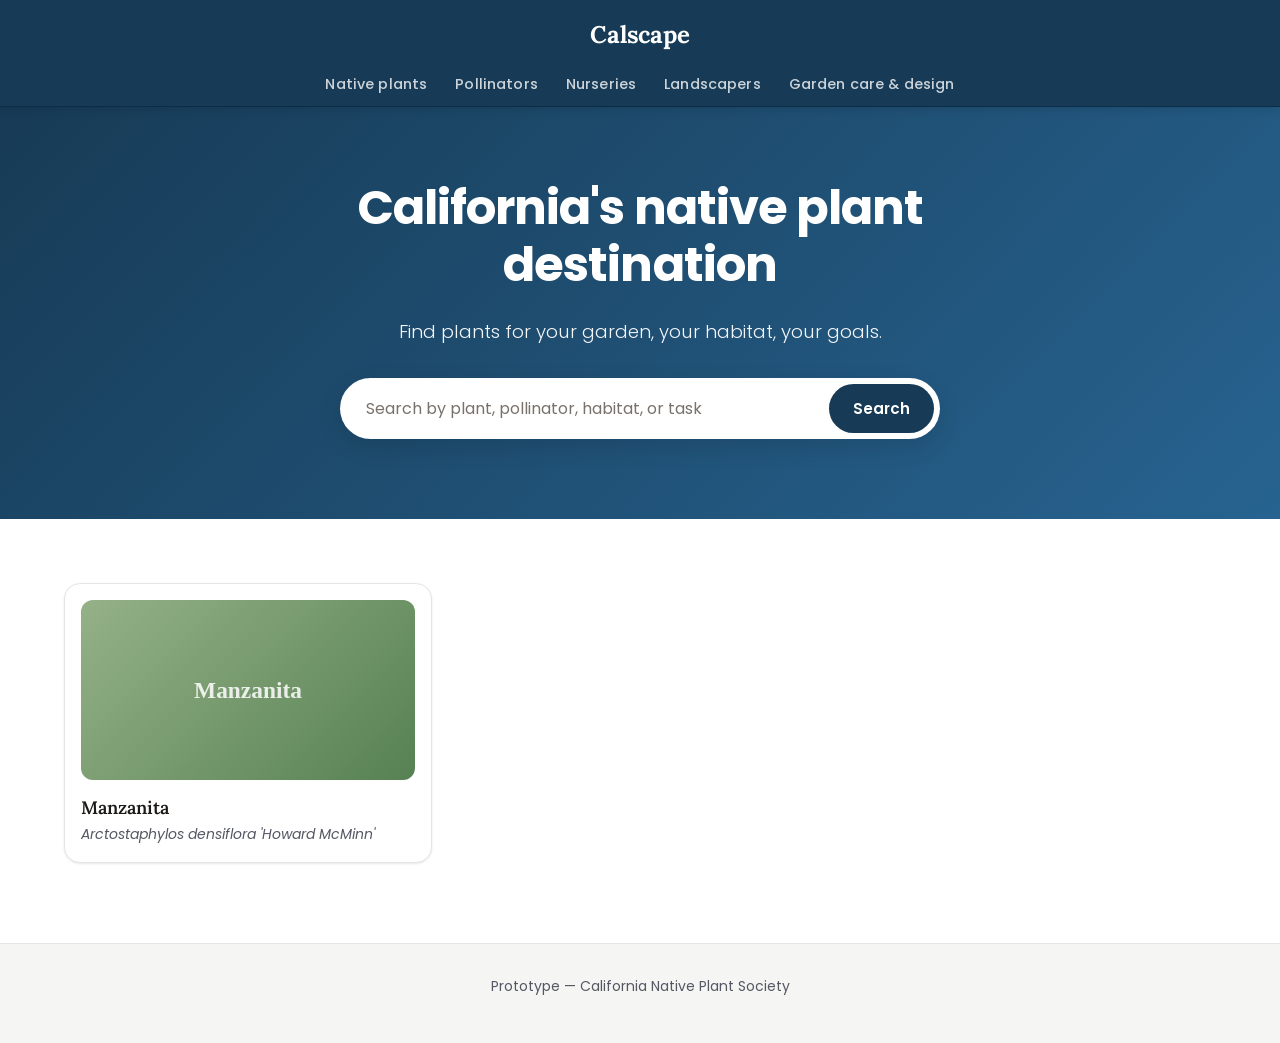
<file: index.html>
<!DOCTYPE html>
<html lang="en">
<head>
  <meta charset="UTF-8">
  <meta name="viewport" content="width=device-width, initial-scale=1.0">
  <title>Calscape — California Native Plants</title>
  <link rel="preconnect" href="https://fonts.googleapis.com">
  <link rel="preconnect" href="https://fonts.gstatic.com" crossorigin>
  <link rel="stylesheet" href="https://fonts.googleapis.com/css2?family=Lora:ital,wght@0,400;0,500;0,600;0,700;1,400&family=Poppins:wght@300;400;500;600;700&display=swap">
  <link rel="stylesheet" href="assets/css/base.css">
  <link rel="stylesheet" href="assets/css/layout.css">
</head>
<body>
  <header class="site-header">
    <a class="brand" href="index.html">Calscape</a>
    <nav class="site-nav" aria-label="Primary">
      <a href="index.html">Native plants</a>
      <a href="#">Pollinators</a>
      <a href="#">Nurseries</a>
      <a href="#">Landscapers</a>
      <a href="#">Garden care &amp; design</a>
    </nav>
  </header>

  <section class="hero">
    <div class="hero-inner">
      <h1>California's native plant destination</h1>
      <p class="hero-tagline">Find plants for your garden, your habitat, your goals.</p>
      <form class="hero-search" role="search" action="search.html" method="get">
        <input type="search" name="q" placeholder="Search by plant, pollinator, habitat, or task" autocomplete="off">
        <button type="submit">Search</button>
      </form>
    </div>
  </section>

  <section class="featured">
    <ul class="card-grid" id="featured-grid"></ul>
  </section>

  <footer class="site-footer">
    <p class="small muted">Prototype — California Native Plant Society</p>
  </footer>

  <script src="assets/js/plants-data.js"></script>
  <script>
    (function () {
      const featuredSlugs = ['manzanita'];
      const grid = document.getElementById('featured-grid');
      featuredSlugs.forEach(slug => {
        const p = window.PLANTS_DATA.find(x => x.slug === slug);
        if (!p) return;
        const li = document.createElement('li');
        li.className = 'plant-card';
        li.innerHTML = `
          <a href="plants/${p.slug}.html">
            <div class="plant-card-thumb" style="background-image:url('${p.thumb}')"></div>
            <div class="plant-card-name">${p.common_name}</div>
            <div class="plant-card-sci italic muted small">${p.scientific_name}</div>
          </a>
        `;
        grid.appendChild(li);
      });
    })();
  </script>
</body>
</html>
</file>
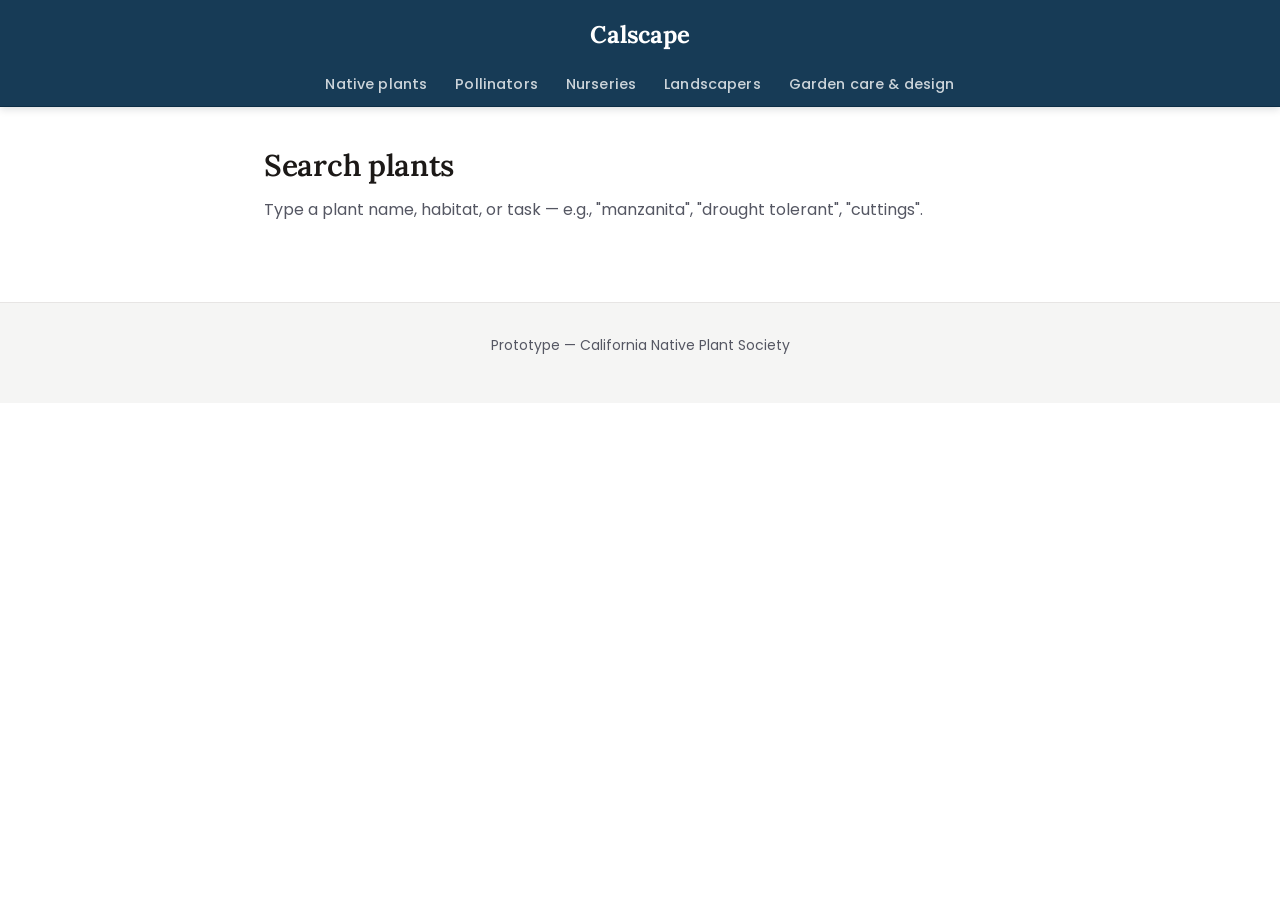
<file: search.html>
<!DOCTYPE html>
<html lang="en">
<head>
  <meta charset="UTF-8">
  <meta name="viewport" content="width=device-width, initial-scale=1.0">
  <title>Search · Calscape</title>
  <link rel="preconnect" href="https://fonts.googleapis.com">
  <link rel="preconnect" href="https://fonts.gstatic.com" crossorigin>
  <link rel="stylesheet" href="https://fonts.googleapis.com/css2?family=Lora:ital,wght@0,400;0,500;0,600;0,700;1,400&family=Poppins:wght@300;400;500;600;700&display=swap">
  <link rel="stylesheet" href="assets/css/base.css">
  <link rel="stylesheet" href="assets/css/layout.css">
</head>
<body>
  <header class="site-header">
    <a class="brand" href="index.html">Calscape</a>
    <nav class="site-nav" aria-label="Primary">
      <a href="index.html">Native plants</a>
      <a href="#">Pollinators</a>
      <a href="#">Nurseries</a>
      <a href="#">Landscapers</a>
      <a href="#">Garden care &amp; design</a>
    </nav>
  </header>

  <main class="search-page">
    <h1 id="search-heading">Search</h1>
    <p class="muted" id="search-meta"></p>

    <ul id="search-results" class="result-list"></ul>

    <div id="search-empty" class="empty-state" hidden>
      <p>No plants found. Try a different term or browse featured plants below.</p>
    </div>
  </main>

  <footer class="site-footer">
    <p class="small muted">Prototype — California Native Plant Society</p>
  </footer>

  <script src="assets/js/plants-data.js"></script>
  <script src="assets/js/search.js"></script>
  <script>
    (function () {
      const params = new URLSearchParams(window.location.search);
      const q = (params.get('q') || '').trim();
      const _inp = document.getElementById('search-input');
      if (_inp) _inp.value = q;
      document.getElementById('search-heading').textContent =
        q ? `Results for "${q}"` : 'Search plants';

      const results = Calscape.search.search(q, window.PLANTS_DATA);
      const meta = document.getElementById('search-meta');
      const list = document.getElementById('search-results');
      const empty = document.getElementById('search-empty');

      if (!q) {
        meta.textContent = 'Type a plant name, habitat, or task — e.g., "manzanita", "drought tolerant", "cuttings".';
        return;
      }

      meta.textContent = `${results.length} plant${results.length === 1 ? '' : 's'} match`;

      if (results.length === 0) {
        empty.hidden = false;
        return;
      }

      results.forEach(r => {
        const li = document.createElement('li');
        li.className = 'result-card';
        li.innerHTML = `
          <a class="result-link" href="${Calscape.search.resultUrl(r)}">
            <div class="result-thumb" style="background-image:url('${r.plant.thumb}')"></div>
            <div class="result-body">
              <div class="result-name">${Calscape.search.highlight(r.plant.common_name, q)}</div>
              <div class="result-sci italic muted small">${Calscape.search.highlight(r.plant.scientific_name, q)}</div>
              <div class="result-summary small">${Calscape.search.highlight(r.plant.summary, q)}</div>
            </div>
          </a>
        `;
        list.appendChild(li);
      });
    })();
  </script>
</body>
</html>
</file>
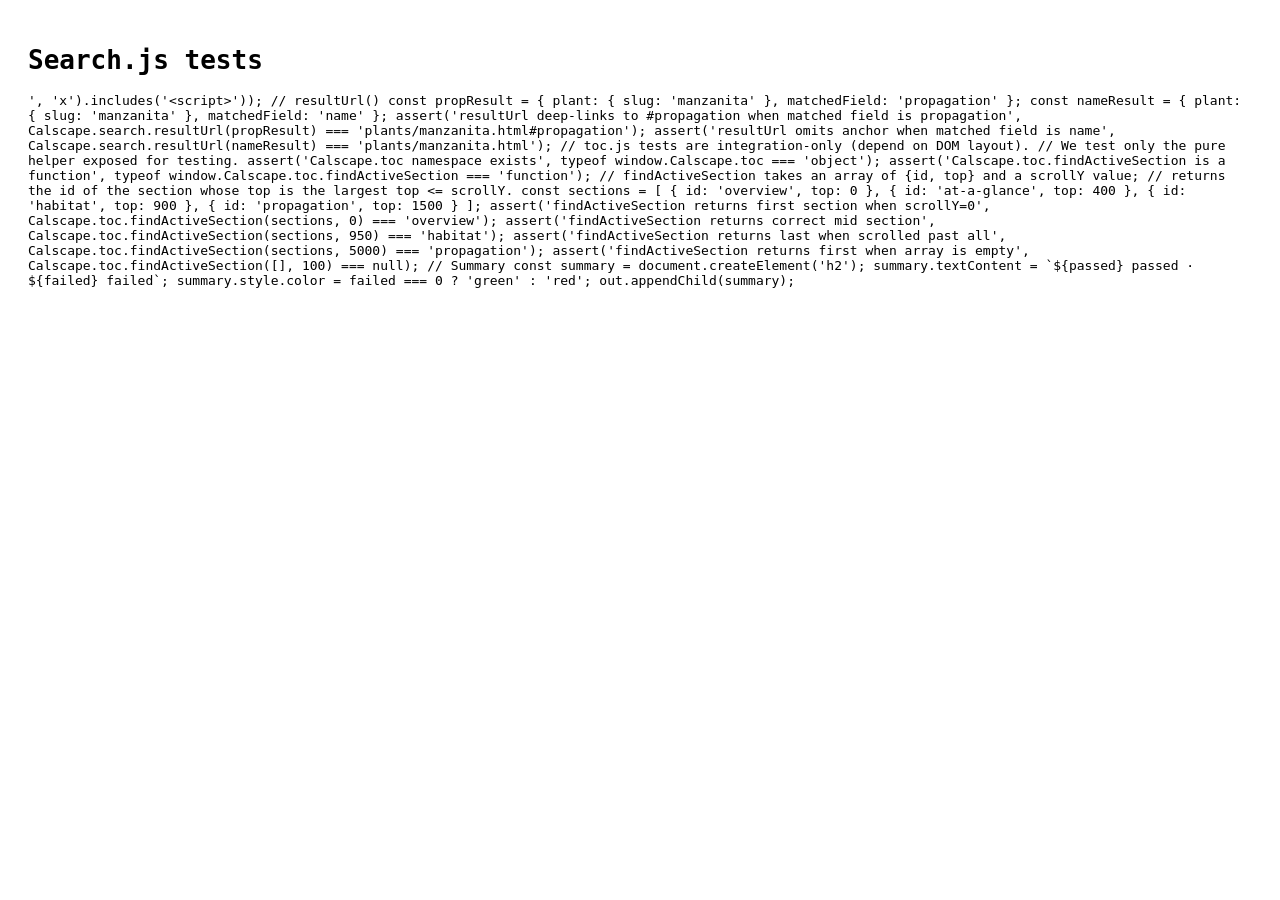
<file: assets/__tests__.html>
<!DOCTYPE html>
<html lang="en">
<head>
  <meta charset="UTF-8">
  <title>Calscape Prototype — Tests</title>
  <style>
    body { font-family: monospace; padding: 20px; }
    .pass { color: green; }
    .fail { color: red; font-weight: bold; }
    pre { background: #f4f4f4; padding: 10px; border-radius: 4px; }
  </style>
</head>
<body>
  <h1>Search.js tests</h1>
  <div id="results"></div>

  <script src="js/plants-data.js"></script>
  <script src="js/search.js"></script>
  <script src="js/toc.js"></script>
  <script>
    const out = document.getElementById('results');
    let passed = 0, failed = 0;

    function assert(name, condition, details) {
      const el = document.createElement('div');
      if (condition) {
        el.className = 'pass';
        el.textContent = '✓ ' + name;
        passed++;
      } else {
        el.className = 'fail';
        el.innerHTML = '✗ ' + name + (details ? '<pre>' + details + '</pre>' : '');
        failed++;
      }
      out.appendChild(el);
    }

    // --- TESTS ---

    assert('Calscape.search namespace exists',
      typeof window.Calscape === 'object' && typeof window.Calscape.search === 'object');

    assert('buildSearchString concatenates fields',
      typeof Calscape.search.buildSearchString === 'function');

    const sampleString = Calscape.search.buildSearchString(window.PLANTS_DATA[0]);
    assert('buildSearchString includes common_name',
      sampleString.toLowerCase().includes('manzanita'),
      'got: ' + sampleString);

    assert('buildSearchString includes propagation keyword',
      sampleString.toLowerCase().includes('cuttings'),
      'got: ' + sampleString);

    // score()
    const manzanita = window.PLANTS_DATA[0];
    const scoreNameMatch = Calscape.search.score('manzanita', manzanita);
    assert('score returns object with score and matchedField',
      typeof scoreNameMatch === 'object' && 'score' in scoreNameMatch && 'matchedField' in scoreNameMatch);

    assert('name match scores higher than keyword match',
      Calscape.search.score('manzanita', manzanita).score >
      Calscape.search.score('cuttings', manzanita).score);

    assert('propagation keyword match sets matchedField=propagation',
      Calscape.search.score('cuttings', manzanita).matchedField === 'propagation');

    assert('name match sets matchedField=name',
      Calscape.search.score('manzanita', manzanita).matchedField === 'name');

    assert('no match returns score 0',
      Calscape.search.score('zzzzz-no-match', manzanita).score === 0);

    // search()
    const results = Calscape.search.search('manzanita', window.PLANTS_DATA);
    assert('search returns array',
      Array.isArray(results));

    assert('search puts best match first',
      results[0].plant.slug === 'manzanita');

    assert('search returns at most 10 results',
      Calscape.search.search('e', window.PLANTS_DATA).length <= 10);

    assert('empty query returns empty array',
      Calscape.search.search('', window.PLANTS_DATA).length === 0);

    assert('search across propagation keywords finds plants',
      Calscape.search.search('division', window.PLANTS_DATA).length >= 2);

    // highlight()
    assert('highlight wraps matches in <mark>',
      Calscape.search.highlight('Manzanita propagation', 'propagation').includes('<mark>propagation</mark>'));

    assert('highlight is case-insensitive',
      Calscape.search.highlight('Manzanita propagation', 'MANZANITA').includes('<mark>Manzanita</mark>'));

    assert('highlight escapes HTML',
      Calscape.search.highlight('<script>x</script>', 'x').includes('&lt;script&gt;'));

    // resultUrl()
    const propResult = { plant: { slug: 'manzanita' }, matchedField: 'propagation' };
    const nameResult = { plant: { slug: 'manzanita' }, matchedField: 'name' };
    assert('resultUrl deep-links to #propagation when matched field is propagation',
      Calscape.search.resultUrl(propResult) === 'plants/manzanita.html#propagation');
    assert('resultUrl omits anchor when matched field is name',
      Calscape.search.resultUrl(nameResult) === 'plants/manzanita.html');

    // toc.js tests are integration-only (depend on DOM layout).
    // We test only the pure helper exposed for testing.
    assert('Calscape.toc namespace exists',
      typeof window.Calscape.toc === 'object');
    assert('Calscape.toc.findActiveSection is a function',
      typeof window.Calscape.toc.findActiveSection === 'function');

    // findActiveSection takes an array of {id, top} and a scrollY value;
    // returns the id of the section whose top is the largest top <= scrollY.
    const sections = [
      { id: 'overview', top: 0 },
      { id: 'at-a-glance', top: 400 },
      { id: 'habitat', top: 900 },
      { id: 'propagation', top: 1500 }
    ];
    assert('findActiveSection returns first section when scrollY=0',
      Calscape.toc.findActiveSection(sections, 0) === 'overview');
    assert('findActiveSection returns correct mid section',
      Calscape.toc.findActiveSection(sections, 950) === 'habitat');
    assert('findActiveSection returns last when scrolled past all',
      Calscape.toc.findActiveSection(sections, 5000) === 'propagation');
    assert('findActiveSection returns first when array is empty',
      Calscape.toc.findActiveSection([], 100) === null);

    // Summary
    const summary = document.createElement('h2');
    summary.textContent = `${passed} passed · ${failed} failed`;
    summary.style.color = failed === 0 ? 'green' : 'red';
    out.appendChild(summary);
  </script>
</body>
</html>
</file>
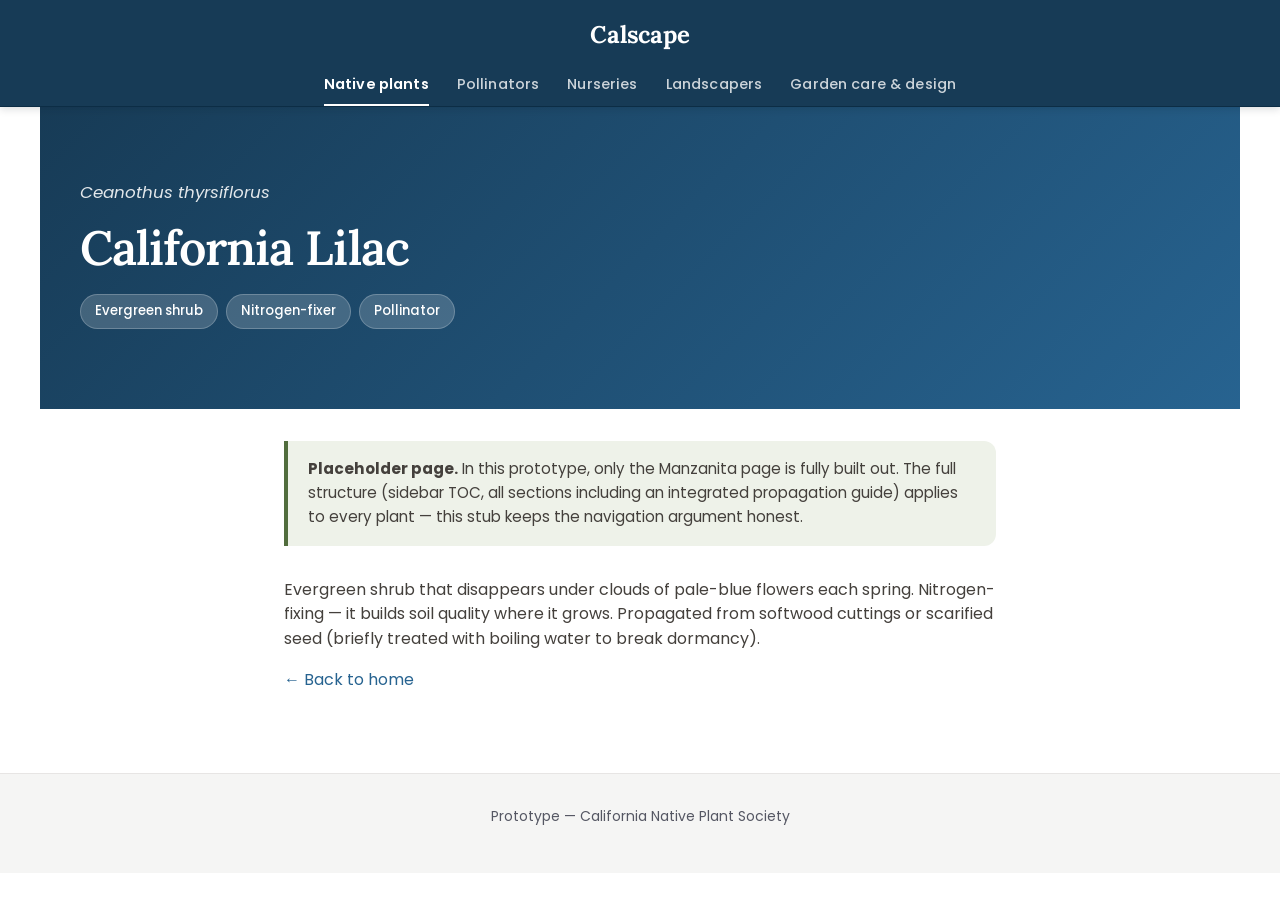
<file: plants/ceanothus.html>
<!DOCTYPE html>
<html lang="en">
<head>
  <meta charset="UTF-8">
  <meta name="viewport" content="width=device-width, initial-scale=1.0">
  <title>California Lilac · Calscape</title>
  <link rel="preconnect" href="https://fonts.googleapis.com">
  <link rel="preconnect" href="https://fonts.gstatic.com" crossorigin>
  <link rel="stylesheet" href="https://fonts.googleapis.com/css2?family=Lora:ital,wght@0,400;0,500;0,600;0,700;1,400&family=Poppins:wght@300;400;500;600;700&display=swap">
  <link rel="stylesheet" href="../assets/css/base.css">
  <link rel="stylesheet" href="../assets/css/layout.css">
</head>
<body>
  <header class="site-header">
    <a class="brand" href="../index.html">Calscape</a>
    <nav class="site-nav" aria-label="Primary">
      <a href="../index.html" class="active" aria-current="page">Native plants</a>
      <a href="#">Pollinators</a>
      <a href="#">Nurseries</a>
      <a href="#">Landscapers</a>
      <a href="#">Garden care &amp; design</a>
    </nav>
  </header>

  <article class="plant-page">
    <header class="plant-hero">
      <div>
        <div class="plant-hero-sci">Ceanothus thyrsiflorus</div>
        <h1 class="plant-hero-name">California Lilac</h1>
        <div class="plant-hero-pills">
          <span class="pill">Evergreen shrub</span>
          <span class="pill">Nitrogen-fixer</span>
          <span class="pill">Pollinator</span>
        </div>
      </div>
    </header>

    <div style="max-width:760px;margin:32px auto;padding:0 24px;">
      <div class="stub-notice">
        <strong>Placeholder page.</strong> In this prototype, only the Manzanita page is fully built out.
        The full structure (sidebar TOC, all sections including an integrated propagation guide)
        applies to every plant — this stub keeps the navigation argument honest.
      </div>
      <p>
Evergreen shrub that disappears under clouds of pale-blue flowers each spring. Nitrogen-fixing — it builds soil quality where it grows. Propagated from softwood cuttings or scarified seed (briefly treated with boiling water to break dormancy).
      </p>
      <p><a href="../index.html">← Back to home</a></p>
    </div>
  </article>

  <footer class="site-footer">
    <p class="small muted">Prototype — California Native Plant Society</p>
  </footer>

  <script src="../assets/js/plants-data.js"></script>
</body>
</html>
</file>
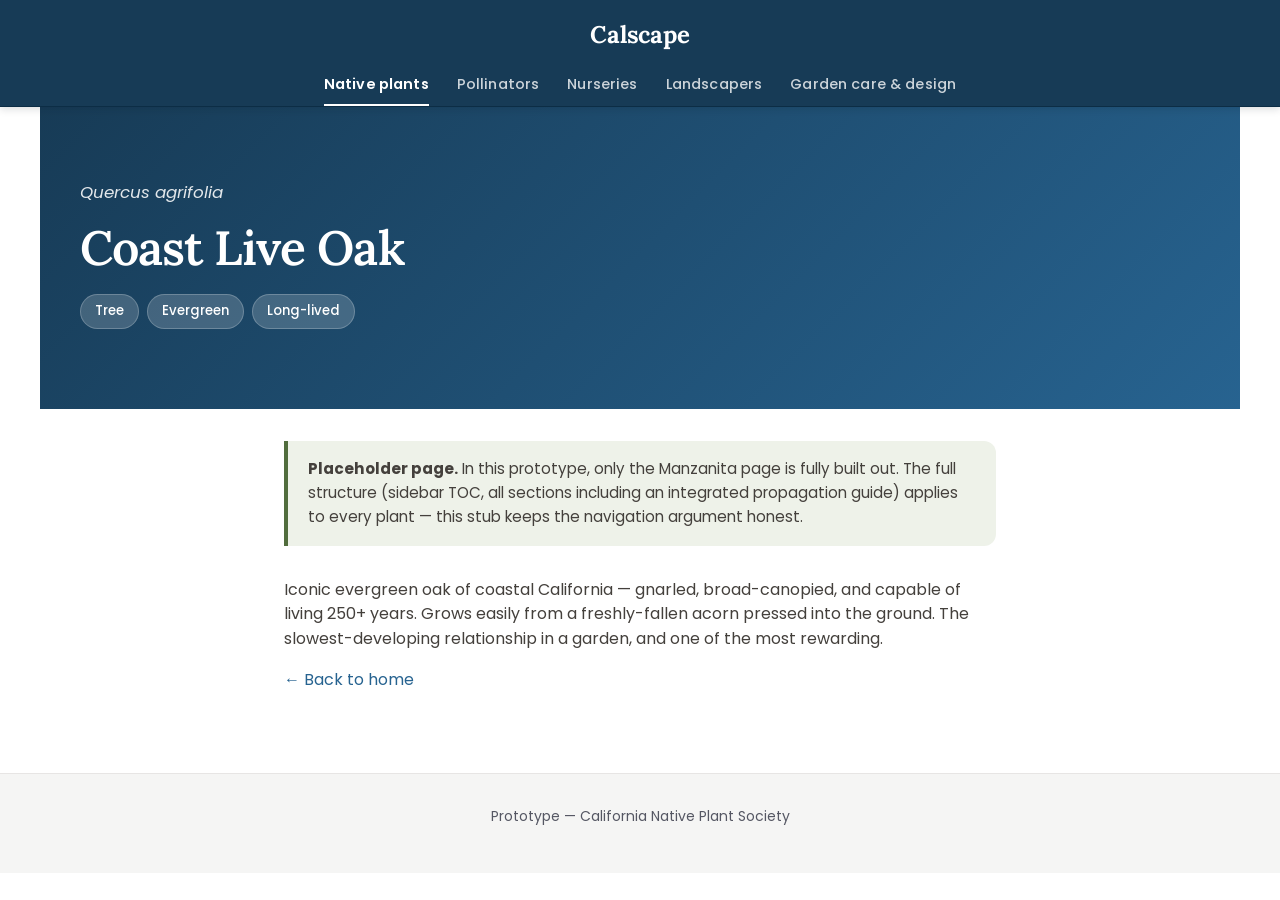
<file: plants/coast-live-oak.html>
<!DOCTYPE html>
<html lang="en">
<head>
  <meta charset="UTF-8">
  <meta name="viewport" content="width=device-width, initial-scale=1.0">
  <title>Coast Live Oak · Calscape</title>
  <link rel="preconnect" href="https://fonts.googleapis.com">
  <link rel="preconnect" href="https://fonts.gstatic.com" crossorigin>
  <link rel="stylesheet" href="https://fonts.googleapis.com/css2?family=Lora:ital,wght@0,400;0,500;0,600;0,700;1,400&family=Poppins:wght@300;400;500;600;700&display=swap">
  <link rel="stylesheet" href="../assets/css/base.css">
  <link rel="stylesheet" href="../assets/css/layout.css">
</head>
<body>
  <header class="site-header">
    <a class="brand" href="../index.html">Calscape</a>
    <nav class="site-nav" aria-label="Primary">
      <a href="../index.html" class="active" aria-current="page">Native plants</a>
      <a href="#">Pollinators</a>
      <a href="#">Nurseries</a>
      <a href="#">Landscapers</a>
      <a href="#">Garden care &amp; design</a>
    </nav>
  </header>

  <article class="plant-page">
    <header class="plant-hero">
      <div>
        <div class="plant-hero-sci">Quercus agrifolia</div>
        <h1 class="plant-hero-name">Coast Live Oak</h1>
        <div class="plant-hero-pills">
          <span class="pill">Tree</span>
          <span class="pill">Evergreen</span>
          <span class="pill">Long-lived</span>
        </div>
      </div>
    </header>

    <div style="max-width:760px;margin:32px auto;padding:0 24px;">
      <div class="stub-notice">
        <strong>Placeholder page.</strong> In this prototype, only the Manzanita page is fully built out.
        The full structure (sidebar TOC, all sections including an integrated propagation guide)
        applies to every plant — this stub keeps the navigation argument honest.
      </div>
      <p>
Iconic evergreen oak of coastal California — gnarled, broad-canopied, and capable of living 250+ years. Grows easily from a freshly-fallen acorn pressed into the ground. The slowest-developing relationship in a garden, and one of the most rewarding.
      </p>
      <p><a href="../index.html">← Back to home</a></p>
    </div>
  </article>

  <footer class="site-footer">
    <p class="small muted">Prototype — California Native Plant Society</p>
  </footer>

  <script src="../assets/js/plants-data.js"></script>
</body>
</html>
</file>
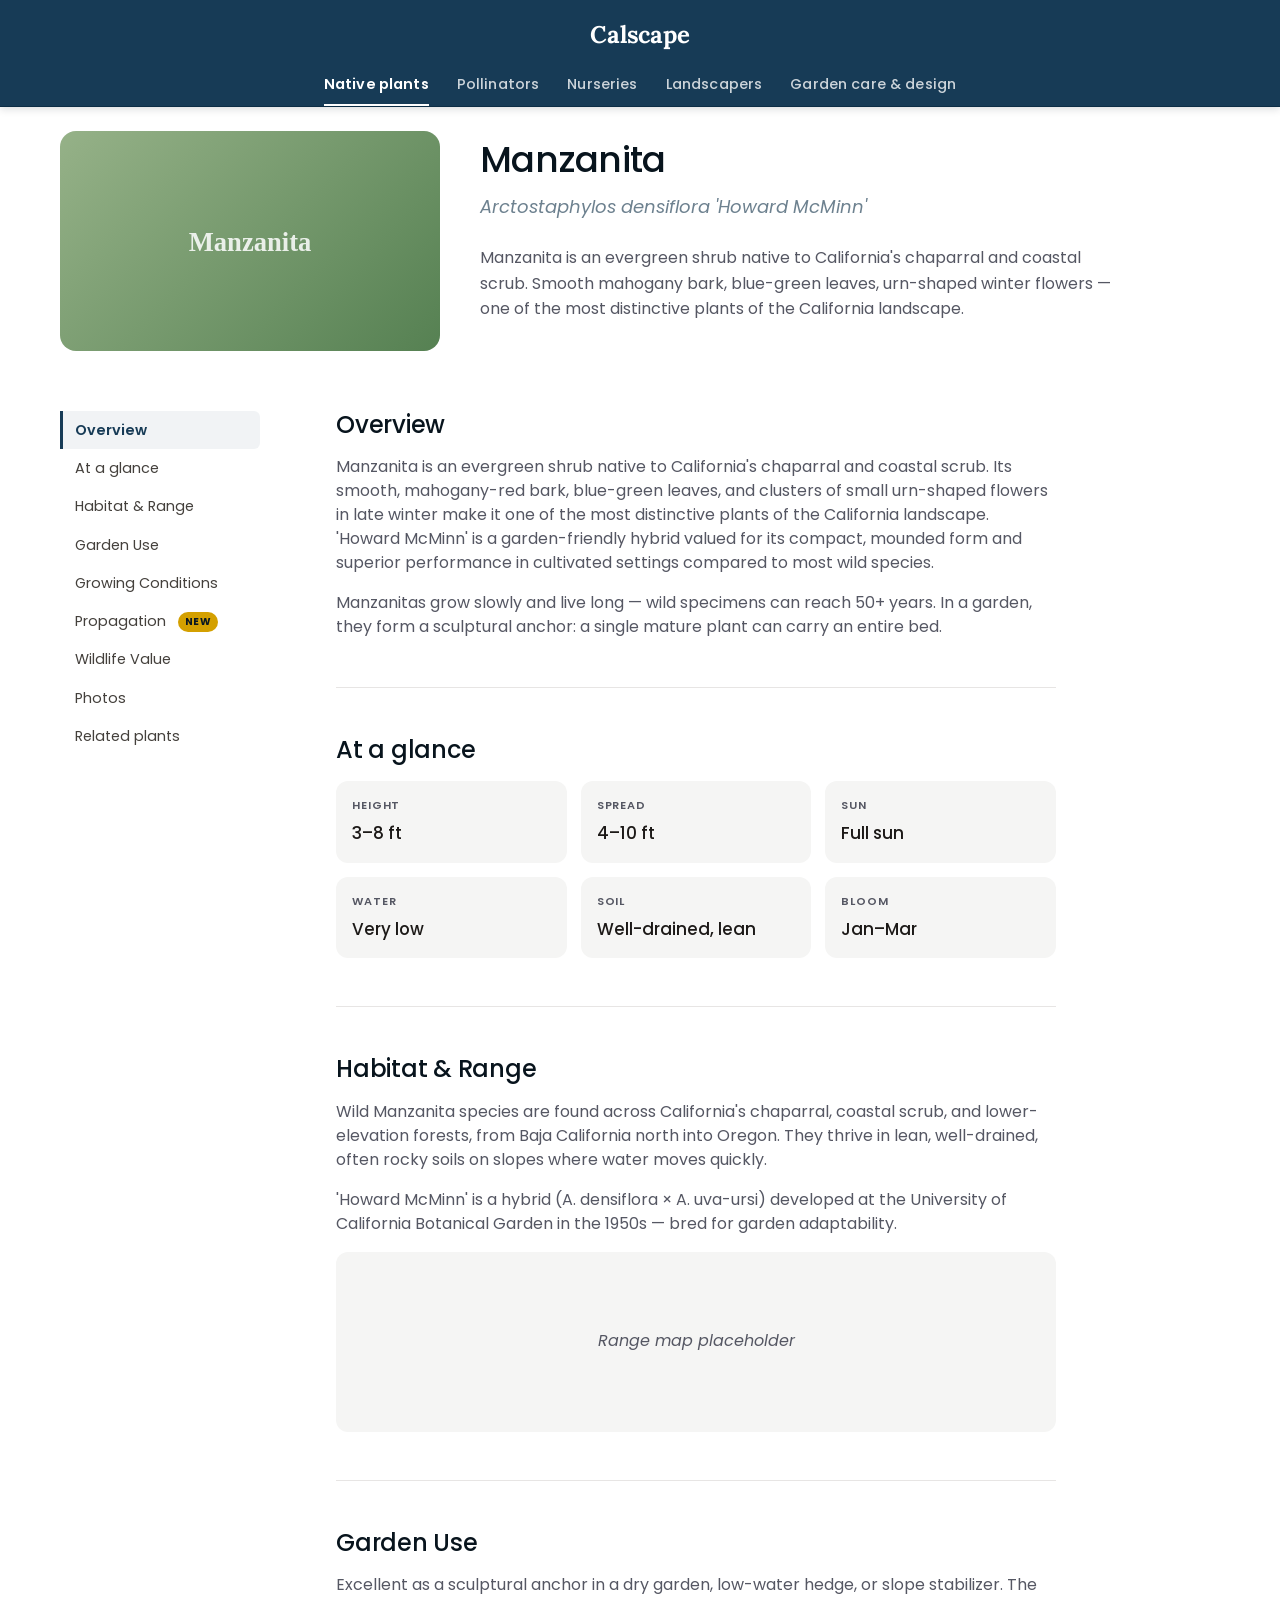
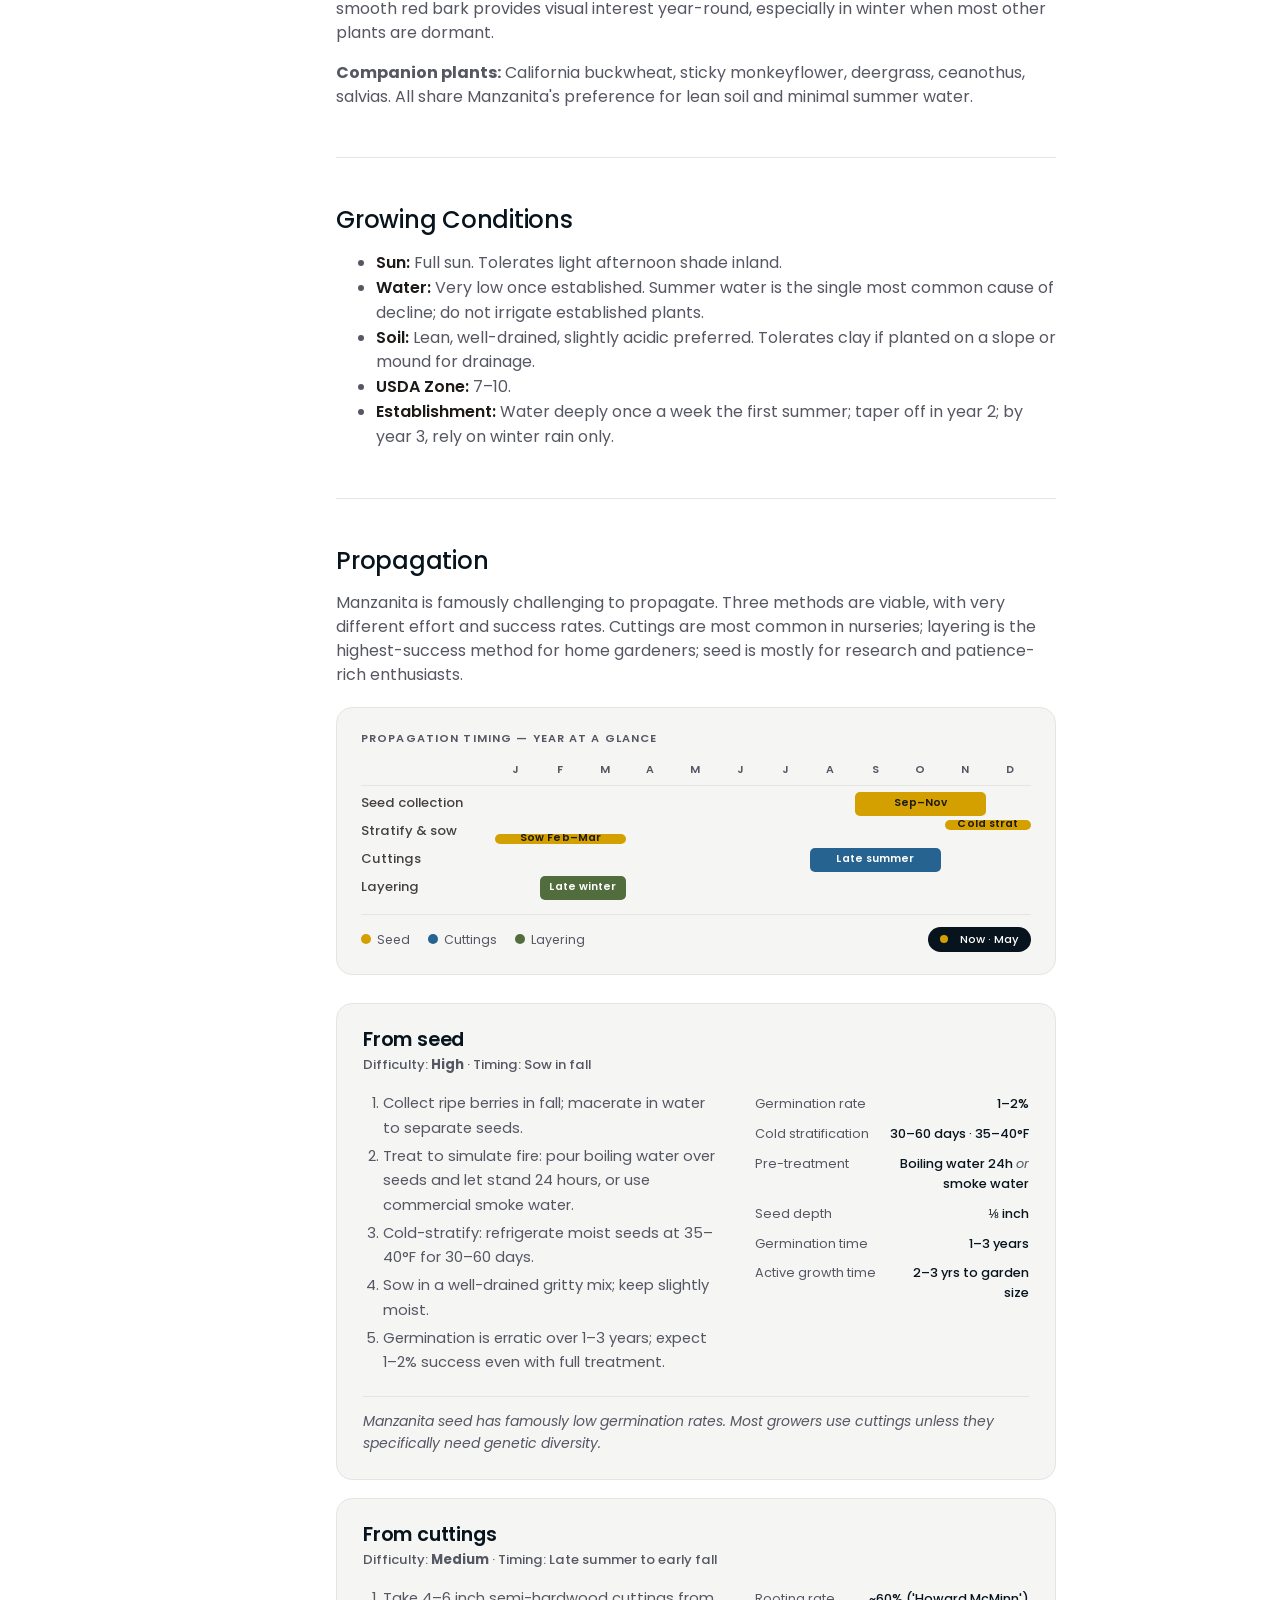
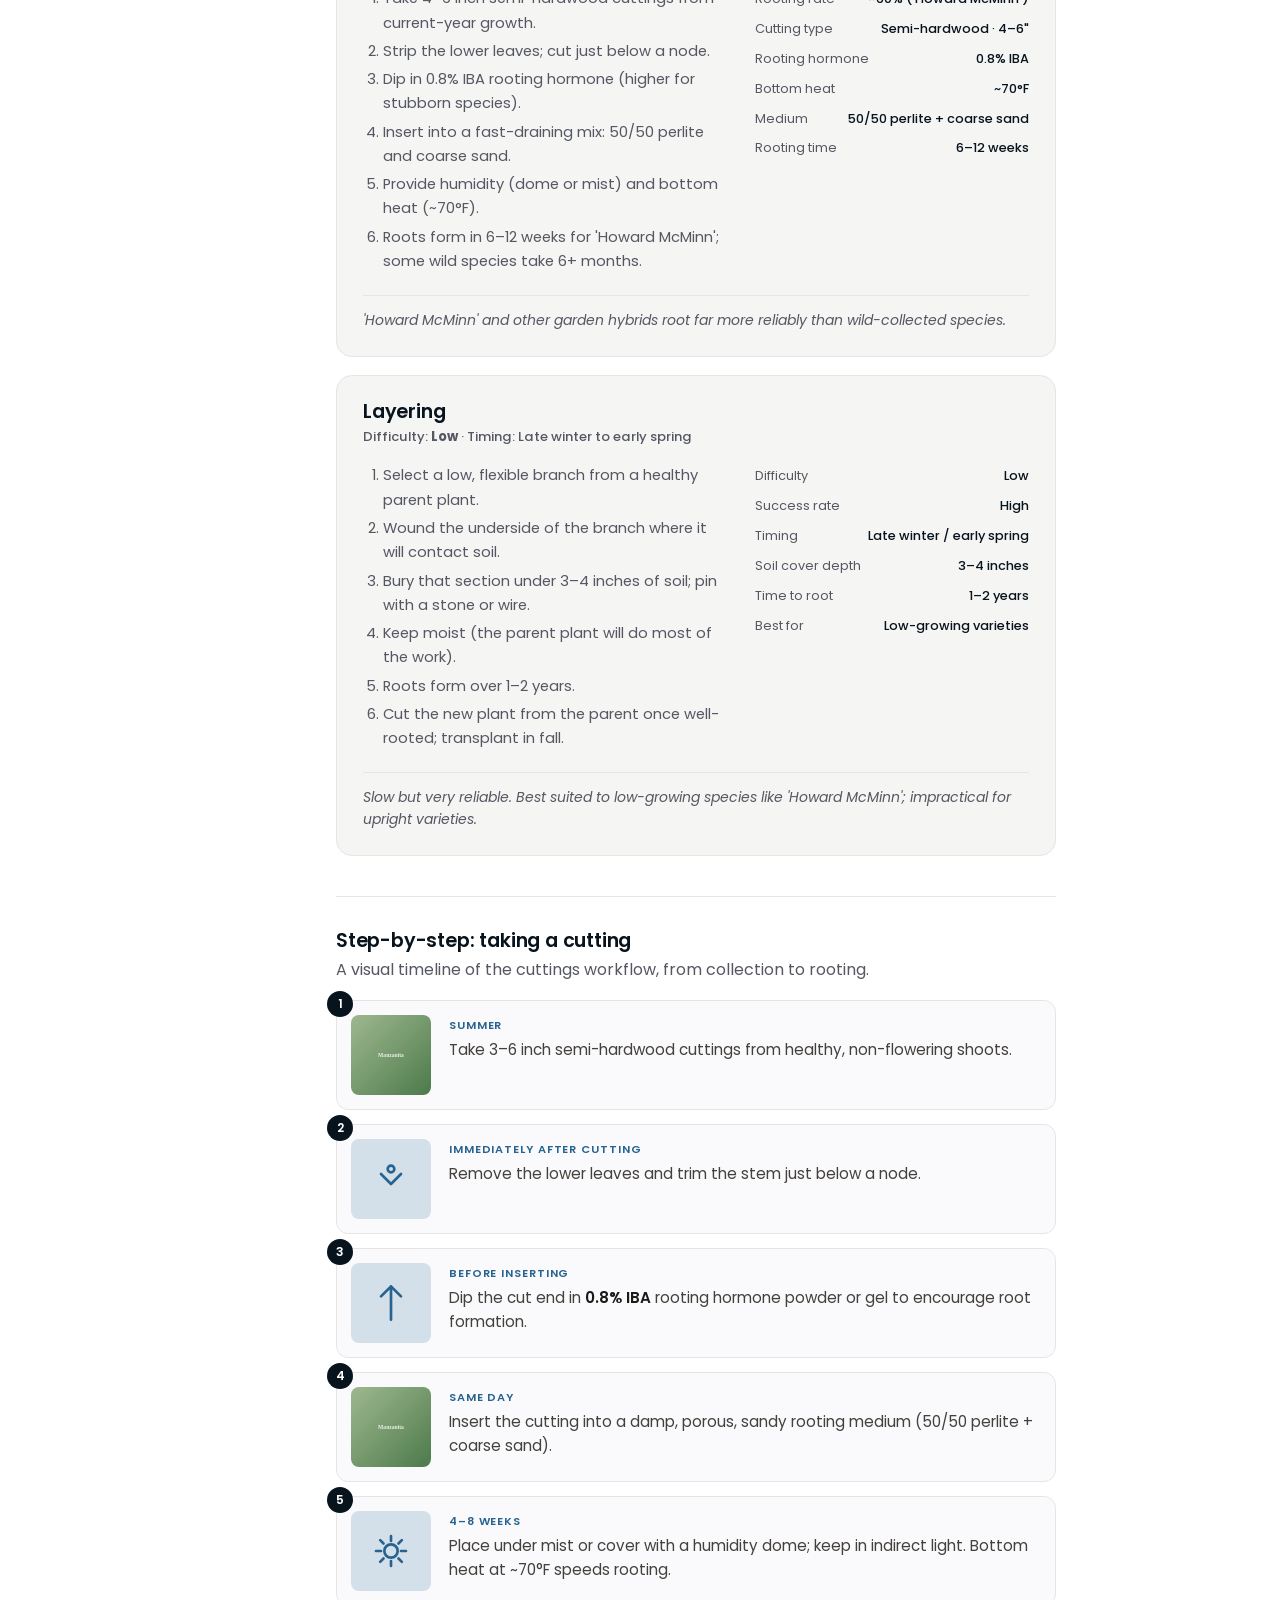
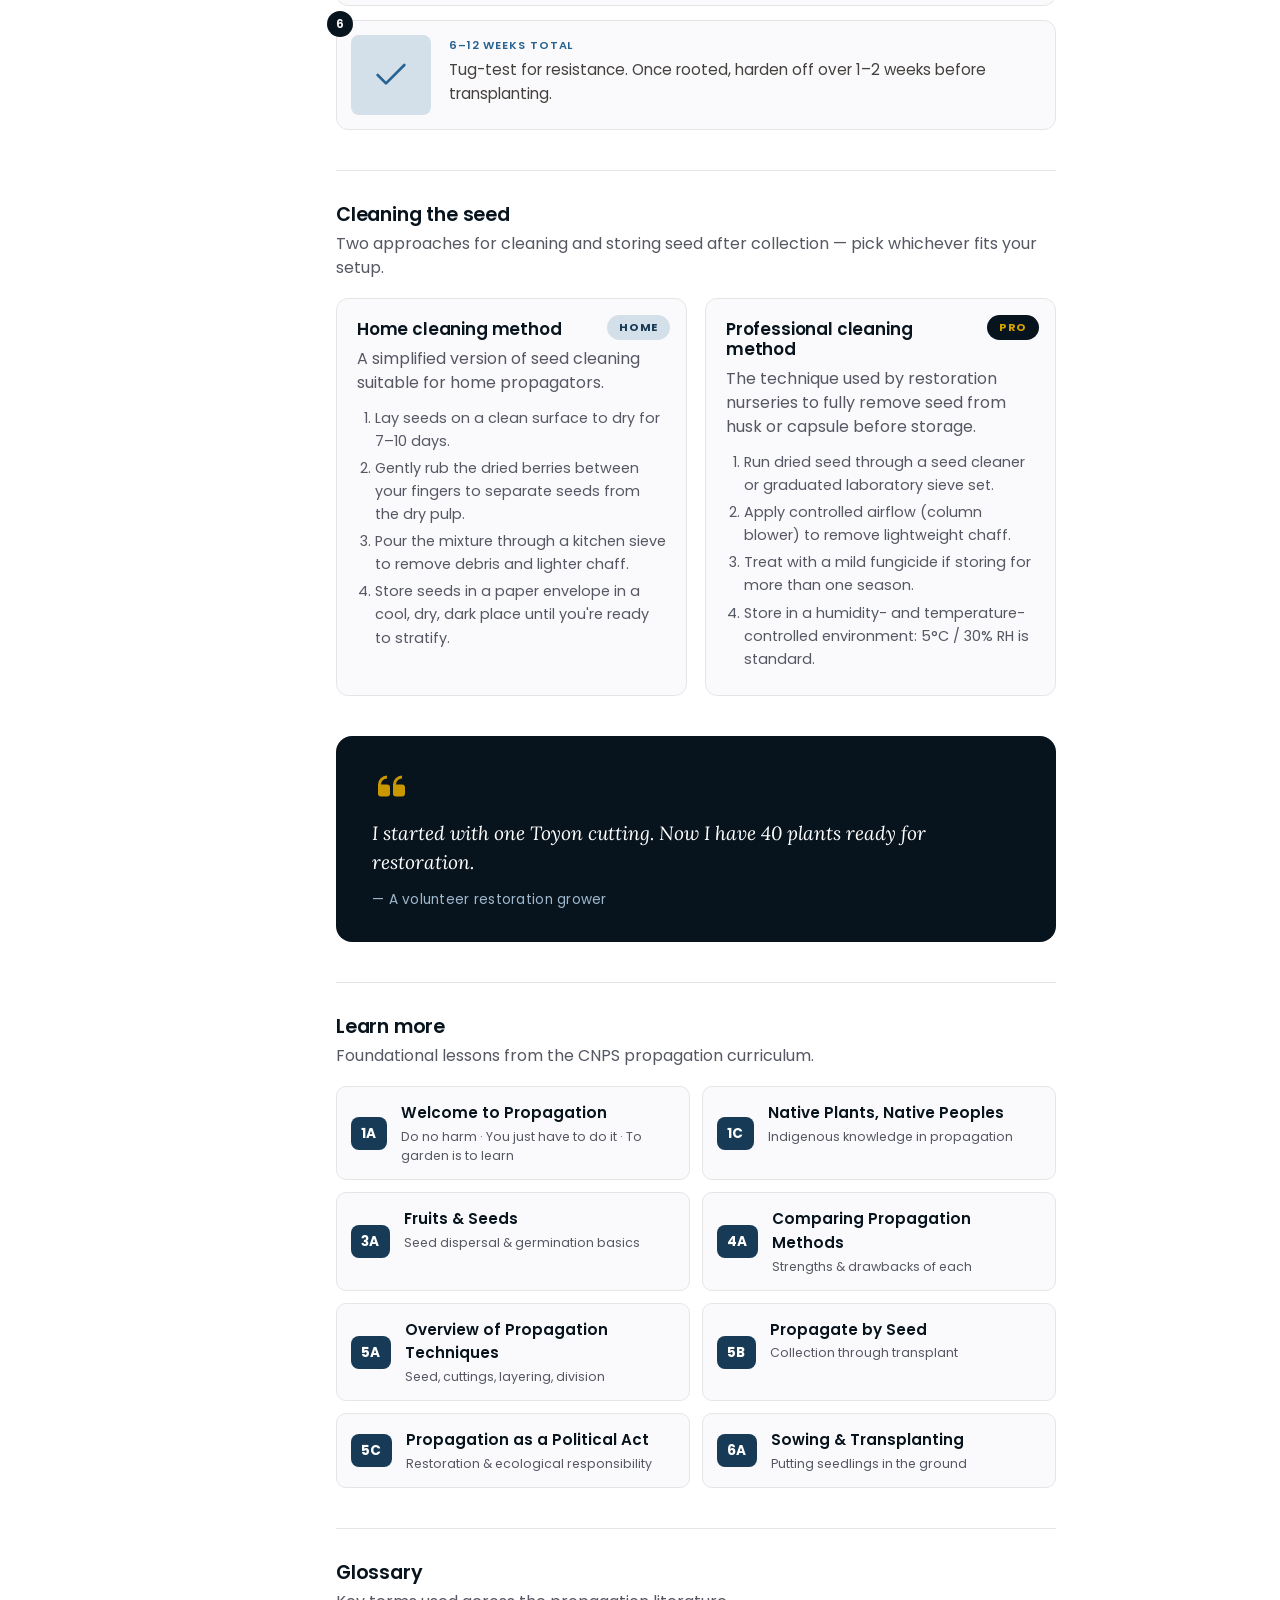
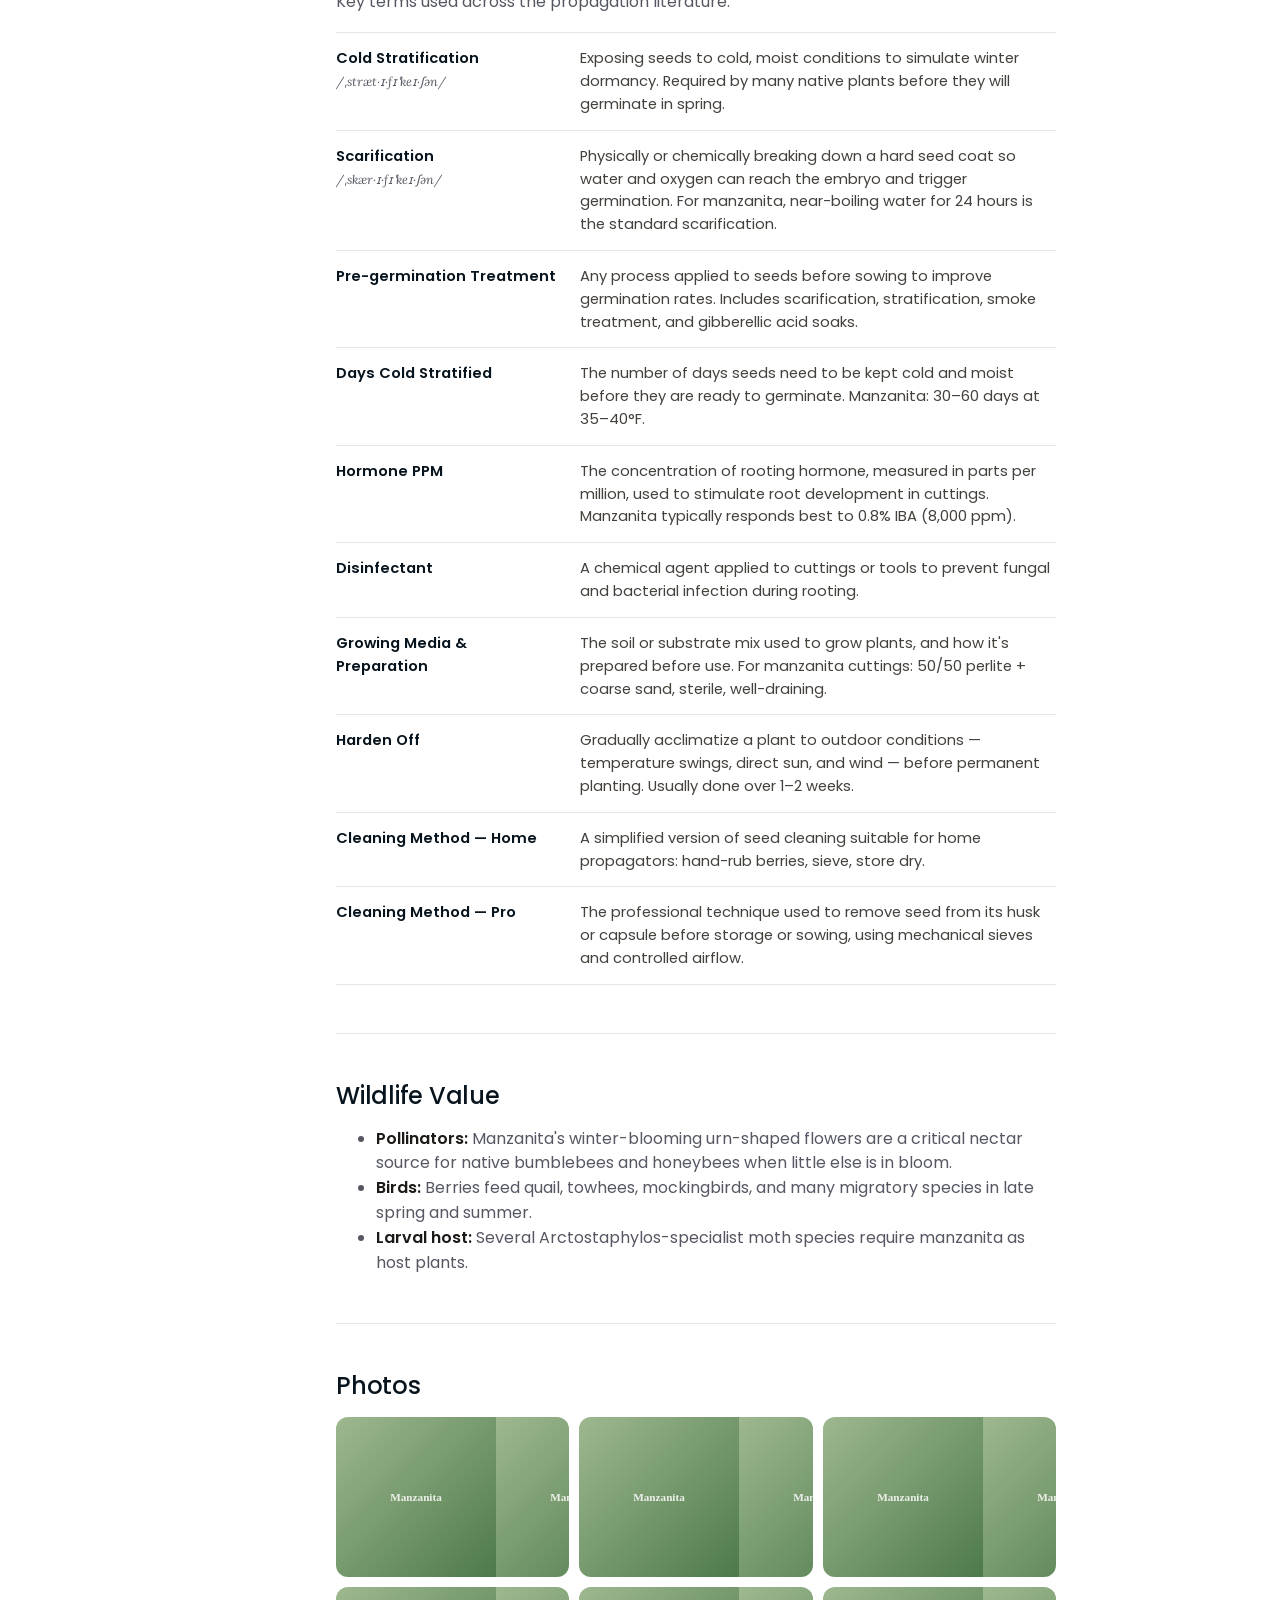
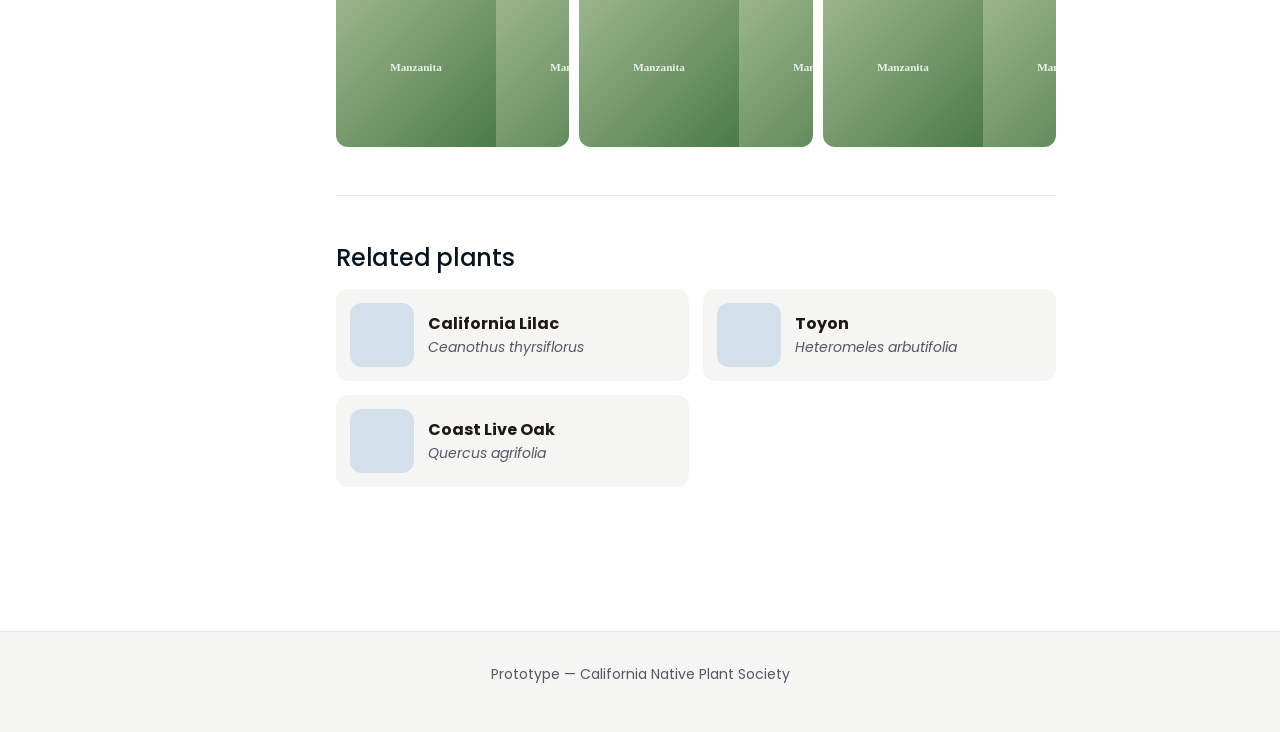
<file: plants/manzanita.html>
<!DOCTYPE html>
<html lang="en">
<head>
  <meta charset="UTF-8">
  <meta name="viewport" content="width=device-width, initial-scale=1.0">
  <title>Manzanita · Calscape</title>
  <link rel="preconnect" href="https://fonts.googleapis.com">
  <link rel="preconnect" href="https://fonts.gstatic.com" crossorigin>
  <link rel="stylesheet" href="https://fonts.googleapis.com/css2?family=Lora:ital,wght@0,400;0,500;0,600;0,700;1,400&family=Poppins:wght@300;400;500;600;700&display=swap">
  <link rel="stylesheet" href="../assets/css/base.css">
  <link rel="stylesheet" href="../assets/css/layout.css">
</head>
<body>
  <header class="site-header">
    <a class="brand" href="../index.html">Calscape</a>
    <nav class="site-nav" aria-label="Primary">
      <a href="../index.html" class="active" aria-current="page">Native plants</a>
      <a href="#">Pollinators</a>
      <a href="#">Nurseries</a>
      <a href="#">Landscapers</a>
      <a href="#">Garden care &amp; design</a>
    </nav>
  </header>

  <article class="plant-page">

    <section class="plant-top">
      <div class="plant-top-photo" style="background-image:url('../assets/img/thumbs/manzanita.svg')"></div>
      <div class="plant-top-info">
        <h1 class="plant-top-name">Manzanita</h1>
        <div class="plant-top-sci">Arctostaphylos densiflora 'Howard McMinn'</div>
        <p class="plant-top-intro">
          Manzanita is an evergreen shrub native to California's chaparral and coastal scrub.
          Smooth mahogany bark, blue-green leaves, urn-shaped winter flowers — one of the most
          distinctive plants of the California landscape.
        </p>
      </div>
    </section>

    <div class="plant-body">
      <aside class="plant-toc" id="plant-toc">
        <ul>
          <li><a href="#overview" class="active">Overview</a></li>
          <li><a href="#at-a-glance">At a glance</a></li>
          <li><a href="#habitat">Habitat &amp; Range</a></li>
          <li><a href="#garden-use">Garden Use</a></li>
          <li><a href="#growing">Growing Conditions</a></li>
          <li><a href="#propagation">Propagation <span class="toc-new-tag">New</span></a></li>
          <li><a href="#wildlife">Wildlife Value</a></li>
          <li><a href="#photos">Photos</a></li>
          <li><a href="#related">Related plants</a></li>
        </ul>
      </aside>

      <div class="plant-content">

        <details class="mobile-toc">
          <summary>On this page</summary>
          <ul>
            <li><a href="#overview">Overview</a></li>
            <li><a href="#at-a-glance">At a glance</a></li>
            <li><a href="#habitat">Habitat &amp; Range</a></li>
            <li><a href="#garden-use">Garden Use</a></li>
            <li><a href="#growing">Growing Conditions</a></li>
            <li><a href="#propagation">Propagation <span class="toc-new-tag">New</span></a></li>
            <li><a href="#wildlife">Wildlife Value</a></li>
            <li><a href="#photos">Photos</a></li>
            <li><a href="#related">Related plants</a></li>
          </ul>
        </details>

        <section id="overview">
          <h2>Overview</h2>
          <p>
            Manzanita is an evergreen shrub native to California's chaparral and coastal scrub.
            Its smooth, mahogany-red bark, blue-green leaves, and clusters of small urn-shaped flowers
            in late winter make it one of the most distinctive plants of the California landscape.
            'Howard McMinn' is a garden-friendly hybrid valued for its compact, mounded form and
            superior performance in cultivated settings compared to most wild species.
          </p>
          <p>
            Manzanitas grow slowly and live long — wild specimens can reach 50+ years.
            In a garden, they form a sculptural anchor: a single mature plant can carry an entire bed.
          </p>
        </section>

        <section id="at-a-glance">
          <h2>At a glance</h2>
          <div class="facts-grid">
            <div class="fact"><div class="fact-label">Height</div><div class="fact-value">3–8 ft</div></div>
            <div class="fact"><div class="fact-label">Spread</div><div class="fact-value">4–10 ft</div></div>
            <div class="fact"><div class="fact-label">Sun</div><div class="fact-value">Full sun</div></div>
            <div class="fact"><div class="fact-label">Water</div><div class="fact-value">Very low</div></div>
            <div class="fact"><div class="fact-label">Soil</div><div class="fact-value">Well-drained, lean</div></div>
            <div class="fact"><div class="fact-label">Bloom</div><div class="fact-value">Jan–Mar</div></div>
          </div>
        </section>

        <section id="habitat">
          <h2>Habitat &amp; Range</h2>
          <p>
            Wild Manzanita species are found across California's chaparral, coastal scrub, and lower-elevation
            forests, from Baja California north into Oregon. They thrive in lean, well-drained, often rocky
            soils on slopes where water moves quickly.
          </p>
          <p>
            'Howard McMinn' is a hybrid (A. densiflora × A. uva-ursi) developed at the University of California
            Botanical Garden in the 1950s — bred for garden adaptability.
          </p>
          <div class="placeholder" style="background:var(--cream-200);height:180px;border-radius:var(--radius-md);display:flex;align-items:center;justify-content:center;color:var(--ink-500);font-style:italic">
            Range map placeholder
          </div>
        </section>

        <section id="garden-use">
          <h2>Garden Use</h2>
          <p>
            Excellent as a sculptural anchor in a dry garden, low-water hedge, or slope stabilizer.
            The smooth red bark provides visual interest year-round, especially in winter when most
            other plants are dormant.
          </p>
          <p><strong>Companion plants:</strong> California buckwheat, sticky monkeyflower, deergrass,
          ceanothus, salvias. All share Manzanita's preference for lean soil and minimal summer water.</p>
        </section>

        <section id="growing">
          <h2>Growing Conditions</h2>
          <ul>
            <li><strong>Sun:</strong> Full sun. Tolerates light afternoon shade inland.</li>
            <li><strong>Water:</strong> Very low once established. Summer water is the single most common
              cause of decline; do not irrigate established plants.</li>
            <li><strong>Soil:</strong> Lean, well-drained, slightly acidic preferred. Tolerates clay if
              planted on a slope or mound for drainage.</li>
            <li><strong>USDA Zone:</strong> 7–10.</li>
            <li><strong>Establishment:</strong> Water deeply once a week the first summer; taper off in
              year 2; by year 3, rely on winter rain only.</li>
          </ul>
        </section>

        <section id="propagation">
          <h2>Propagation</h2>
          <p>
            Manzanita is famously challenging to propagate. Three methods are viable, with very
            different effort and success rates. Cuttings are most common in nurseries; layering
            is the highest-success method for home gardeners; seed is mostly for research and
            patience-rich enthusiasts.
          </p>

          <div class="propagation-calendar" aria-label="Propagation timing across the year">
            <div class="cal-eyebrow">Propagation timing — year at a glance</div>
            <div class="cal-months">
              <div class="cal-corner"></div>
              <span>J</span><span>F</span><span>M</span><span>A</span>
              <span>M</span><span>J</span><span>J</span><span>A</span>
              <span>S</span><span>O</span><span>N</span><span>D</span>
            </div>
            <div class="cal-row">
              <div class="cal-row-label">Seed collection</div>
              <div class="cal-track">
                <div class="cal-bar" style="grid-column: 9 / span 3" data-method="seed">Sep–Nov</div>
              </div>
            </div>
            <div class="cal-row">
              <div class="cal-row-label">Stratify &amp; sow</div>
              <div class="cal-track">
                <div class="cal-bar" style="grid-column: 11 / span 2" data-method="seed">Cold strat</div>
                <div class="cal-bar" style="grid-column: 1 / span 3" data-method="seed">Sow Feb–Mar</div>
              </div>
            </div>
            <div class="cal-row">
              <div class="cal-row-label">Cuttings</div>
              <div class="cal-track">
                <div class="cal-bar" style="grid-column: 8 / span 3" data-method="cuttings">Late summer</div>
              </div>
            </div>
            <div class="cal-row">
              <div class="cal-row-label">Layering</div>
              <div class="cal-track">
                <div class="cal-bar" style="grid-column: 2 / span 2" data-method="layering">Late winter</div>
              </div>
            </div>
            <div class="cal-legend">
              <span><span class="cal-dot" data-method="seed"></span>Seed</span>
              <span><span class="cal-dot" data-method="cuttings"></span>Cuttings</span>
              <span><span class="cal-dot" data-method="layering"></span>Layering</span>
              <span class="cal-now"><span class="cal-now-dot"></span>Now · May</span>
            </div>
          </div>

          <div class="method-cards">

            <div class="method-card">
              <h4>From seed</h4>
              <div class="method-meta">Difficulty: <strong>High</strong> · Timing: Sow in fall</div>
              <ol>
                <li>Collect ripe berries in fall; macerate in water to separate seeds.</li>
                <li>Treat to simulate fire: pour boiling water over seeds and let stand 24 hours, or use commercial smoke water.</li>
                <li>Cold-stratify: refrigerate moist seeds at 35–40°F for 30–60 days.</li>
                <li>Sow in a well-drained gritty mix; keep slightly moist.</li>
                <li>Germination is erratic over 1–3 years; expect 1–2% success even with full treatment.</li>
              </ol>
              <div class="method-params">
                <div class="param-row"><span class="param-key">Germination rate</span><span class="param-val">1–2%</span></div>
                <div class="param-row"><span class="param-key">Cold stratification</span><span class="param-val">30–60 days · 35–40°F</span></div>
                <div class="param-row"><span class="param-key">Pre-treatment</span><span class="param-val">Boiling water 24h <em>or</em> smoke water</span></div>
                <div class="param-row"><span class="param-key">Seed depth</span><span class="param-val">⅛ inch</span></div>
                <div class="param-row"><span class="param-key">Germination time</span><span class="param-val">1–3 years</span></div>
                <div class="param-row"><span class="param-key">Active growth time</span><span class="param-val">2–3 yrs to garden size</span></div>
              </div>
              <div class="method-notes">Manzanita seed has famously low germination rates. Most growers use cuttings unless they specifically need genetic diversity.</div>
            </div>

            <div class="method-card">
              <h4>From cuttings</h4>
              <div class="method-meta">Difficulty: <strong>Medium</strong> · Timing: Late summer to early fall</div>
              <ol>
                <li>Take 4–6 inch semi-hardwood cuttings from current-year growth.</li>
                <li>Strip the lower leaves; cut just below a node.</li>
                <li>Dip in 0.8% IBA rooting hormone (higher for stubborn species).</li>
                <li>Insert into a fast-draining mix: 50/50 perlite and coarse sand.</li>
                <li>Provide humidity (dome or mist) and bottom heat (~70°F).</li>
                <li>Roots form in 6–12 weeks for 'Howard McMinn'; some wild species take 6+ months.</li>
              </ol>
              <div class="method-params">
                <div class="param-row"><span class="param-key">Rooting rate</span><span class="param-val">~60% ('Howard McMinn')</span></div>
                <div class="param-row"><span class="param-key">Cutting type</span><span class="param-val">Semi-hardwood · 4–6"</span></div>
                <div class="param-row"><span class="param-key">Rooting hormone</span><span class="param-val">0.8% IBA</span></div>
                <div class="param-row"><span class="param-key">Bottom heat</span><span class="param-val">~70°F</span></div>
                <div class="param-row"><span class="param-key">Medium</span><span class="param-val">50/50 perlite + coarse sand</span></div>
                <div class="param-row"><span class="param-key">Rooting time</span><span class="param-val">6–12 weeks</span></div>
              </div>
              <div class="method-notes">'Howard McMinn' and other garden hybrids root far more reliably than wild-collected species.</div>
            </div>

            <div class="method-card">
              <h4>Layering</h4>
              <div class="method-meta">Difficulty: <strong>Low</strong> · Timing: Late winter to early spring</div>
              <ol>
                <li>Select a low, flexible branch from a healthy parent plant.</li>
                <li>Wound the underside of the branch where it will contact soil.</li>
                <li>Bury that section under 3–4 inches of soil; pin with a stone or wire.</li>
                <li>Keep moist (the parent plant will do most of the work).</li>
                <li>Roots form over 1–2 years.</li>
                <li>Cut the new plant from the parent once well-rooted; transplant in fall.</li>
              </ol>
              <div class="method-params">
                <div class="param-row"><span class="param-key">Difficulty</span><span class="param-val">Low</span></div>
                <div class="param-row"><span class="param-key">Success rate</span><span class="param-val">High</span></div>
                <div class="param-row"><span class="param-key">Timing</span><span class="param-val">Late winter / early spring</span></div>
                <div class="param-row"><span class="param-key">Soil cover depth</span><span class="param-val">3–4 inches</span></div>
                <div class="param-row"><span class="param-key">Time to root</span><span class="param-val">1–2 years</span></div>
                <div class="param-row"><span class="param-key">Best for</span><span class="param-val">Low-growing varieties</span></div>
              </div>
              <div class="method-notes">Slow but very reliable. Best suited to low-growing species like 'Howard McMinn'; impractical for upright varieties.</div>
            </div>

          </div>

          <!-- Step-by-step cuttings timeline -->
          <div class="prop-subsection">
            <h3 class="prop-subsection-title">Step-by-step: taking a cutting</h3>
            <p class="prop-subsection-intro">A visual timeline of the cuttings workflow, from collection to rooting.</p>
            <ol class="step-timeline">
              <li class="timeline-step">
                <div class="timeline-photo" data-photo="../assets/img/thumbs/manzanita.svg" style="background-image:url('../assets/img/thumbs/manzanita.svg')"></div>
                <div class="timeline-body">
                  <div class="timeline-when">Summer</div>
                  <div class="timeline-what">Take 3–6 inch semi-hardwood cuttings from healthy, non-flowering shoots.</div>
                </div>
              </li>
              <li class="timeline-step">
                <div class="timeline-photo timeline-photo--icon" aria-hidden="true">
                  <svg viewBox="0 0 24 24" fill="none" stroke="currentColor" stroke-width="1.6" stroke-linecap="round" stroke-linejoin="round">
                    <path d="M6 9l6 6 6-6"/><circle cx="12" cy="6" r="2"/>
                  </svg>
                </div>
                <div class="timeline-body">
                  <div class="timeline-when">Immediately after cutting</div>
                  <div class="timeline-what">Remove the lower leaves and trim the stem just below a node.</div>
                </div>
              </li>
              <li class="timeline-step">
                <div class="timeline-photo timeline-photo--icon" aria-hidden="true">
                  <svg viewBox="0 0 24 24" fill="none" stroke="currentColor" stroke-width="1.6" stroke-linecap="round" stroke-linejoin="round">
                    <path d="M12 2v20M6 8l6-6 6 6"/>
                  </svg>
                </div>
                <div class="timeline-body">
                  <div class="timeline-when">Before inserting</div>
                  <div class="timeline-what">Dip the cut end in <strong>0.8% IBA</strong> rooting hormone powder or gel to encourage root formation.</div>
                </div>
              </li>
              <li class="timeline-step">
                <div class="timeline-photo" data-photo="../assets/img/thumbs/manzanita.svg" style="background-image:url('../assets/img/thumbs/manzanita.svg')"></div>
                <div class="timeline-body">
                  <div class="timeline-when">Same day</div>
                  <div class="timeline-what">Insert the cutting into a damp, porous, sandy rooting medium (50/50 perlite + coarse sand).</div>
                </div>
              </li>
              <li class="timeline-step">
                <div class="timeline-photo timeline-photo--icon" aria-hidden="true">
                  <svg viewBox="0 0 24 24" fill="none" stroke="currentColor" stroke-width="1.6" stroke-linecap="round" stroke-linejoin="round">
                    <path d="M12 3v3m0 12v3M3 12h3m12 0h3M5.5 5.5l2 2m9 9l2 2M5.5 18.5l2-2m9-9l2-2"/>
                    <circle cx="12" cy="12" r="4"/>
                  </svg>
                </div>
                <div class="timeline-body">
                  <div class="timeline-when">4–8 weeks</div>
                  <div class="timeline-what">Place under mist or cover with a humidity dome; keep in indirect light. Bottom heat at ~70°F speeds rooting.</div>
                </div>
              </li>
              <li class="timeline-step">
                <div class="timeline-photo timeline-photo--icon" aria-hidden="true">
                  <svg viewBox="0 0 24 24" fill="none" stroke="currentColor" stroke-width="1.6" stroke-linecap="round" stroke-linejoin="round">
                    <path d="M20 6L9 17l-5-5"/>
                  </svg>
                </div>
                <div class="timeline-body">
                  <div class="timeline-when">6–12 weeks total</div>
                  <div class="timeline-what">Tug-test for resistance. Once rooted, harden off over 1–2 weeks before transplanting.</div>
                </div>
              </li>
            </ol>
          </div>

          <!-- Cleaning Method: Home vs Pro -->
          <div class="prop-subsection">
            <h3 class="prop-subsection-title">Cleaning the seed</h3>
            <p class="prop-subsection-intro">Two approaches for cleaning and storing seed after collection — pick whichever fits your setup.</p>
            <div class="method-compare">
              <div class="compare-card">
                <div class="compare-badge">Home</div>
                <h4>Home cleaning method</h4>
                <p class="compare-summary">A simplified version of seed cleaning suitable for home propagators.</p>
                <ol class="compare-steps">
                  <li>Lay seeds on a clean surface to dry for 7–10 days.</li>
                  <li>Gently rub the dried berries between your fingers to separate seeds from the dry pulp.</li>
                  <li>Pour the mixture through a kitchen sieve to remove debris and lighter chaff.</li>
                  <li>Store seeds in a paper envelope in a cool, dry, dark place until you're ready to stratify.</li>
                </ol>
              </div>
              <div class="compare-card">
                <div class="compare-badge compare-badge--pro">Pro</div>
                <h4>Professional cleaning method</h4>
                <p class="compare-summary">The technique used by restoration nurseries to fully remove seed from husk or capsule before storage.</p>
                <ol class="compare-steps">
                  <li>Run dried seed through a seed cleaner or graduated laboratory sieve set.</li>
                  <li>Apply controlled airflow (column blower) to remove lightweight chaff.</li>
                  <li>Treat with a mild fungicide if storing for more than one season.</li>
                  <li>Store in a humidity- and temperature-controlled environment: 5°C / 30% RH is standard.</li>
                </ol>
              </div>
            </div>
          </div>

          <!-- Pull quote -->
          <blockquote class="prop-quote">
            <svg class="prop-quote-mark" viewBox="0 0 24 24" width="36" height="36" fill="currentColor" aria-hidden="true">
              <path d="M10 11H6a4 4 0 014-4V5a6 6 0 00-6 6v6a2 2 0 002 2h4a2 2 0 002-2v-4a2 2 0 00-2-2zM20 11h-4a4 4 0 014-4V5a6 6 0 00-6 6v6a2 2 0 002 2h4a2 2 0 002-2v-4a2 2 0 00-2-2z"/>
            </svg>
            <p>I started with one Toyon cutting. Now I have 40 plants ready for restoration.</p>
            <footer>— A volunteer restoration grower</footer>
          </blockquote>

          <!-- Related lessons -->
          <div class="prop-subsection">
            <h3 class="prop-subsection-title">Learn more</h3>
            <p class="prop-subsection-intro">Foundational lessons from the CNPS propagation curriculum.</p>
            <div class="lesson-grid">
              <a class="lesson-card" href="#">
                <div class="lesson-num">1A</div>
                <div class="lesson-body">
                  <div class="lesson-title">Welcome to Propagation</div>
                  <div class="lesson-sub">Do no harm · You just have to do it · To garden is to learn</div>
                </div>
              </a>
              <a class="lesson-card" href="#">
                <div class="lesson-num">1C</div>
                <div class="lesson-body">
                  <div class="lesson-title">Native Plants, Native Peoples</div>
                  <div class="lesson-sub">Indigenous knowledge in propagation</div>
                </div>
              </a>
              <a class="lesson-card" href="#">
                <div class="lesson-num">3A</div>
                <div class="lesson-body">
                  <div class="lesson-title">Fruits &amp; Seeds</div>
                  <div class="lesson-sub">Seed dispersal &amp; germination basics</div>
                </div>
              </a>
              <a class="lesson-card" href="#">
                <div class="lesson-num">4A</div>
                <div class="lesson-body">
                  <div class="lesson-title">Comparing Propagation Methods</div>
                  <div class="lesson-sub">Strengths &amp; drawbacks of each</div>
                </div>
              </a>
              <a class="lesson-card" href="#">
                <div class="lesson-num">5A</div>
                <div class="lesson-body">
                  <div class="lesson-title">Overview of Propagation Techniques</div>
                  <div class="lesson-sub">Seed, cuttings, layering, division</div>
                </div>
              </a>
              <a class="lesson-card" href="#">
                <div class="lesson-num">5B</div>
                <div class="lesson-body">
                  <div class="lesson-title">Propagate by Seed</div>
                  <div class="lesson-sub">Collection through transplant</div>
                </div>
              </a>
              <a class="lesson-card" href="#">
                <div class="lesson-num">5C</div>
                <div class="lesson-body">
                  <div class="lesson-title">Propagation as a Political Act</div>
                  <div class="lesson-sub">Restoration &amp; ecological responsibility</div>
                </div>
              </a>
              <a class="lesson-card" href="#">
                <div class="lesson-num">6A</div>
                <div class="lesson-body">
                  <div class="lesson-title">Sowing &amp; Transplanting</div>
                  <div class="lesson-sub">Putting seedlings in the ground</div>
                </div>
              </a>
            </div>
          </div>

          <!-- Glossary -->
          <div class="prop-subsection">
            <h3 class="prop-subsection-title">Glossary</h3>
            <p class="prop-subsection-intro">Key terms used across the propagation literature.</p>
            <dl class="prop-glossary">
              <div class="glossary-row">
                <dt>Cold Stratification <span class="pron">/ˌstræt·ɪ·fɪˈkeɪ·ʃən/</span></dt>
                <dd>Exposing seeds to cold, moist conditions to simulate winter dormancy. Required by many native plants before they will germinate in spring.</dd>
              </div>
              <div class="glossary-row">
                <dt>Scarification <span class="pron">/ˌskær·ɪ·fɪˈkeɪ·ʃən/</span></dt>
                <dd>Physically or chemically breaking down a hard seed coat so water and oxygen can reach the embryo and trigger germination. For manzanita, near-boiling water for 24 hours is the standard scarification.</dd>
              </div>
              <div class="glossary-row">
                <dt>Pre-germination Treatment</dt>
                <dd>Any process applied to seeds before sowing to improve germination rates. Includes scarification, stratification, smoke treatment, and gibberellic acid soaks.</dd>
              </div>
              <div class="glossary-row">
                <dt>Days Cold Stratified</dt>
                <dd>The number of days seeds need to be kept cold and moist before they are ready to germinate. Manzanita: 30–60 days at 35–40°F.</dd>
              </div>
              <div class="glossary-row">
                <dt>Hormone PPM</dt>
                <dd>The concentration of rooting hormone, measured in parts per million, used to stimulate root development in cuttings. Manzanita typically responds best to 0.8% IBA (8,000 ppm).</dd>
              </div>
              <div class="glossary-row">
                <dt>Disinfectant</dt>
                <dd>A chemical agent applied to cuttings or tools to prevent fungal and bacterial infection during rooting.</dd>
              </div>
              <div class="glossary-row">
                <dt>Growing Media &amp; Preparation</dt>
                <dd>The soil or substrate mix used to grow plants, and how it's prepared before use. For manzanita cuttings: 50/50 perlite + coarse sand, sterile, well-draining.</dd>
              </div>
              <div class="glossary-row">
                <dt>Harden Off</dt>
                <dd>Gradually acclimatize a plant to outdoor conditions — temperature swings, direct sun, and wind — before permanent planting. Usually done over 1–2 weeks.</dd>
              </div>
              <div class="glossary-row">
                <dt>Cleaning Method — Home</dt>
                <dd>A simplified version of seed cleaning suitable for home propagators: hand-rub berries, sieve, store dry.</dd>
              </div>
              <div class="glossary-row">
                <dt>Cleaning Method — Pro</dt>
                <dd>The professional technique used to remove seed from its husk or capsule before storage or sowing, using mechanical sieves and controlled airflow.</dd>
              </div>
            </dl>
          </div>
        </section>

        <section id="wildlife">
          <h2>Wildlife Value</h2>
          <ul>
            <li><strong>Pollinators:</strong> Manzanita's winter-blooming urn-shaped flowers are a critical nectar
              source for native bumblebees and honeybees when little else is in bloom.</li>
            <li><strong>Birds:</strong> Berries feed quail, towhees, mockingbirds, and many migratory species in late spring and summer.</li>
            <li><strong>Larval host:</strong> Several Arctostaphylos-specialist moth species require manzanita as host plants.</li>
          </ul>
        </section>

        <section id="photos">
          <h2>Photos</h2>
          <div class="photo-grid">
            <div class="photo" data-photo="../assets/img/thumbs/manzanita.svg" style="background-image:url('../assets/img/thumbs/manzanita.svg')"></div>
            <div class="photo" data-photo="../assets/img/thumbs/manzanita.svg" style="background-image:url('../assets/img/thumbs/manzanita.svg')"></div>
            <div class="photo" data-photo="../assets/img/thumbs/manzanita.svg" style="background-image:url('../assets/img/thumbs/manzanita.svg')"></div>
            <div class="photo" data-photo="../assets/img/thumbs/manzanita.svg" style="background-image:url('../assets/img/thumbs/manzanita.svg')"></div>
            <div class="photo" data-photo="../assets/img/thumbs/manzanita.svg" style="background-image:url('../assets/img/thumbs/manzanita.svg')"></div>
            <div class="photo" data-photo="../assets/img/thumbs/manzanita.svg" style="background-image:url('../assets/img/thumbs/manzanita.svg')"></div>
          </div>
        </section>

        <section id="related">
          <h2>Related plants</h2>
          <div class="related-grid">
            <a class="related-card" href="ceanothus.html">
              <div class="thumb"></div>
              <div>
                <div><strong>California Lilac</strong></div>
                <div class="small muted italic">Ceanothus thyrsiflorus</div>
              </div>
            </a>
            <a class="related-card" href="toyon.html">
              <div class="thumb"></div>
              <div>
                <div><strong>Toyon</strong></div>
                <div class="small muted italic">Heteromeles arbutifolia</div>
              </div>
            </a>
            <a class="related-card" href="coast-live-oak.html">
              <div class="thumb"></div>
              <div>
                <div><strong>Coast Live Oak</strong></div>
                <div class="small muted italic">Quercus agrifolia</div>
              </div>
            </a>
          </div>
        </section>

      </div>
    </div>
  </article>

  <footer class="site-footer">
    <p class="small muted">Prototype — California Native Plant Society</p>
  </footer>

  <script src="../assets/js/plants-data.js"></script>
  <script src="../assets/js/toc.js"></script>
  <script src="../assets/js/lightbox.js"></script>
</body>
</html>
</file>
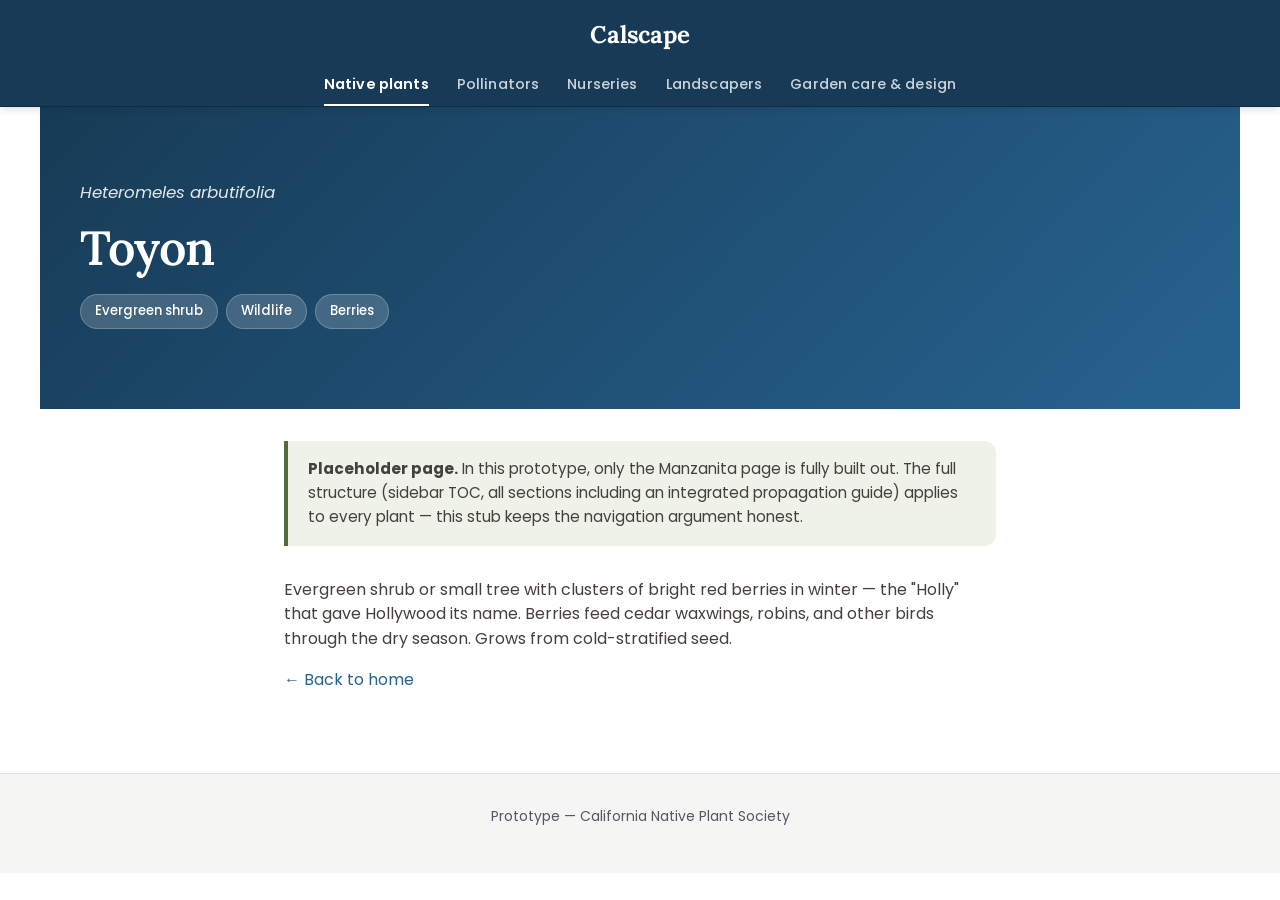
<file: plants/toyon.html>
<!DOCTYPE html>
<html lang="en">
<head>
  <meta charset="UTF-8">
  <meta name="viewport" content="width=device-width, initial-scale=1.0">
  <title>Toyon · Calscape</title>
  <link rel="preconnect" href="https://fonts.googleapis.com">
  <link rel="preconnect" href="https://fonts.gstatic.com" crossorigin>
  <link rel="stylesheet" href="https://fonts.googleapis.com/css2?family=Lora:ital,wght@0,400;0,500;0,600;0,700;1,400&family=Poppins:wght@300;400;500;600;700&display=swap">
  <link rel="stylesheet" href="../assets/css/base.css">
  <link rel="stylesheet" href="../assets/css/layout.css">
</head>
<body>
  <header class="site-header">
    <a class="brand" href="../index.html">Calscape</a>
    <nav class="site-nav" aria-label="Primary">
      <a href="../index.html" class="active" aria-current="page">Native plants</a>
      <a href="#">Pollinators</a>
      <a href="#">Nurseries</a>
      <a href="#">Landscapers</a>
      <a href="#">Garden care &amp; design</a>
    </nav>
  </header>

  <article class="plant-page">
    <header class="plant-hero">
      <div>
        <div class="plant-hero-sci">Heteromeles arbutifolia</div>
        <h1 class="plant-hero-name">Toyon</h1>
        <div class="plant-hero-pills">
          <span class="pill">Evergreen shrub</span>
          <span class="pill">Wildlife</span>
          <span class="pill">Berries</span>
        </div>
      </div>
    </header>

    <div style="max-width:760px;margin:32px auto;padding:0 24px;">
      <div class="stub-notice">
        <strong>Placeholder page.</strong> In this prototype, only the Manzanita page is fully built out.
        The full structure (sidebar TOC, all sections including an integrated propagation guide)
        applies to every plant — this stub keeps the navigation argument honest.
      </div>
      <p>
Evergreen shrub or small tree with clusters of bright red berries in winter — the "Holly" that gave Hollywood its name. Berries feed cedar waxwings, robins, and other birds through the dry season. Grows from cold-stratified seed.
      </p>
      <p><a href="../index.html">← Back to home</a></p>
    </div>
  </article>

  <footer class="site-footer">
    <p class="small muted">Prototype — California Native Plant Society</p>
  </footer>

  <script src="../assets/js/plants-data.js"></script>
</body>
</html>
</file>
<file: assets/css/base.css>
/* base.css — reset, typography, palette (teal/navy restyle) */

:root {
  /* Primary (teal/navy) — replaces former green palette */
  --green-900: #0c2d45;   /* very deep teal */
  --green-700: #173b56;   /* primary deep — header bg */
  --green-600: #276390;   /* mid teal — links, accents */
  --green-300: #4f88b5;   /* light teal — hero gradient mid */
  --green-100: #d4e0e9;   /* pale teal — chip / soft accent backgrounds */

  /* Background warm stone */
  --cream-100: #fafafc;
  --cream-200: #f5f5f4;
  --cream-300: #e7e5e4;

  /* Ink */
  --ink-900: #1c1917;
  --ink-700: #44403c;
  --ink-500: #555763;
  --ink-300: #79716b;

  /* Accents — muted sage green for "pop" highlights (NOT primary) */
  --accent-amber: #516d3d;       /* renamed in intent but variable kept */
  --accent-amber-bg: #eef2e9;    /* very pale sage */

  /* Shape */
  --radius-sm: 6px;
  --radius-md: 12px;
  --radius-lg: 16px;
  --radius-pill: 9999px;

  /* Shadows — softer, more diffused */
  --shadow-sm: 0 1px 2px rgba(8, 20, 29, 0.04), 0 1px 3px rgba(8, 20, 29, 0.06);
  --shadow-md: 0 4px 12px rgba(8, 20, 29, 0.06), 0 2px 4px rgba(8, 20, 29, 0.04);

  --max-width: 1200px;
}

*, *::before, *::after { box-sizing: border-box; }

html, body {
  margin: 0;
  padding: 0;
  font-family: "Poppins", -apple-system, BlinkMacSystemFont, "Segoe UI", Roboto, sans-serif;
  color: var(--ink-900);
  background: #fff;
  line-height: 1.55;
  font-weight: 400;
  -webkit-font-smoothing: antialiased;
  -moz-osx-font-smoothing: grayscale;
  text-rendering: optimizeLegibility;
}

h1, h2, h3, h4 {
  font-family: "Lora", Georgia, "Times New Roman", serif;
  color: var(--ink-900);
  line-height: 1.2;
  margin: 0 0 0.5em;
  font-weight: 600;
  letter-spacing: -0.01em;
}

h1 { font-size: 2.25rem; font-weight: 600; }
h2 { font-size: 1.625rem; font-weight: 600; }
h3 { font-size: 1.25rem; font-weight: 600; }
h4 { font-size: 1.05rem; font-weight: 600; }

p { margin: 0 0 1em; color: var(--ink-700); }
a { color: var(--green-600); text-decoration: none; }
a:hover { color: var(--green-700); text-decoration: underline; text-underline-offset: 2px; }

img { max-width: 100%; display: block; }

.italic { font-style: italic; }
.muted { color: var(--ink-500); }
.small { font-size: 0.875rem; }
</file>
<file: assets/css/layout.css>
/* layout.css — header, footer, hero, sidebar TOC, card grids, search results
   (teal/navy restyle to match cnps-prototype.vercel.app target) */

/* --- Site header --- */
.site-header {
  background: var(--green-700);
  color: #fff;
  padding: 16px 28px 0;
  display: flex;
  flex-direction: column;
  align-items: center;
  gap: 12px;
  position: sticky;
  top: 0;
  z-index: 10;
  border-bottom: 1px solid var(--green-900);
  box-shadow: 0 2px 8px rgba(8,20,29,0.15);
}

.brand {
  color: #fff;
  font-family: "Lora", Georgia, serif;
  font-size: 1.5rem;
  font-weight: 700;
  text-decoration: none;
  letter-spacing: -0.01em;
}
.brand:hover { text-decoration: none; opacity: 0.85; color: #fff; }

/* --- Primary site nav (under the brand) --- */
.site-nav {
  display: flex;
  gap: 28px;
  flex-wrap: wrap;
  justify-content: center;
  align-items: center;
}
.site-nav a {
  color: rgba(255, 255, 255, 0.78);
  font-family: "Poppins", -apple-system, system-ui, sans-serif;
  font-size: 0.9rem;
  font-weight: 500;
  text-decoration: none;
  letter-spacing: 0.01em;
  padding: 8px 0;
  border-bottom: 2px solid transparent;
  transition: color 0.15s ease, border-color 0.15s ease;
}
.site-nav a:hover {
  color: #fff;
  text-decoration: none;
  border-bottom-color: rgba(255, 255, 255, 0.6);
}
.site-nav a.active {
  color: #fff;
  font-weight: 600;
  border-bottom-color: #fff;
}

.search-form {
  flex: 1;
  display: flex;
  max-width: 520px;
  background: var(--cream-200);
  border-radius: var(--radius-pill);
  padding: 4px;
  border: 1px solid var(--cream-300);
}
.search-form input[type=search] {
  flex: 1;
  border: none;
  background: transparent;
  padding: 6px 14px;
  font-size: 0.9rem;
  font-family: inherit;
  color: var(--ink-900);
  outline: none;
}
.search-form input[type=search]::placeholder { color: var(--ink-300); }
.search-form button {
  background: var(--green-700);
  color: #fff;
  border: none;
  border-radius: var(--radius-pill);
  padding: 6px 18px;
  font-size: 0.85rem;
  font-weight: 500;
  font-family: inherit;
  cursor: pointer;
  transition: background 0.15s ease;
}
.search-form button:hover { background: var(--green-900); }

.annotation-toggle {
  background: transparent;
  color: var(--ink-700);
  border: 1px solid var(--cream-300);
  border-radius: var(--radius-pill);
  padding: 6px 14px;
  font-size: 0.8rem;
  font-weight: 500;
  font-family: inherit;
  cursor: pointer;
  white-space: nowrap;
  transition: all 0.15s ease;
}
.annotation-toggle:hover { border-color: var(--green-600); color: var(--green-600); }
.annotation-toggle[aria-pressed="true"] {
  background: var(--accent-amber);
  color: #fff;
  border-color: var(--accent-amber);
}

/* --- Site footer --- */
.site-footer {
  margin-top: 80px;
  padding: 32px 24px;
  background: var(--cream-200);
  text-align: center;
  border-top: 1px solid var(--cream-300);
}

/* --- Hero (home page) --- */
.hero {
  background: linear-gradient(135deg, var(--green-700) 0%, var(--green-600) 100%);
  color: #fff;
  padding: 72px 24px 80px;
}
.hero-inner {
  max-width: 760px;
  margin: 0 auto;
  text-align: center;
}
.hero h1 {
  color: #fff;
  font-family: "Poppins", -apple-system, system-ui, sans-serif;
  font-size: 3rem;
  font-weight: 700;
  letter-spacing: -0.02em;
}
.hero-tagline { font-size: 1.15rem; opacity: 0.95; margin-bottom: 32px; font-weight: 300; color: #fff; }

.hero-search {
  display: flex;
  max-width: 600px;
  margin: 0 auto;
  background: #fff;
  border-radius: var(--radius-pill);
  padding: 6px;
  box-shadow: 0 8px 24px rgba(0,0,0,0.12);
}
.hero-search input[type=search] {
  flex: 1;
  border: none;
  background: transparent;
  border-radius: var(--radius-pill);
  padding: 12px 20px;
  font-size: 1rem;
  font-family: inherit;
  outline: none;
  color: var(--ink-900);
}
.hero-search input[type=search]::placeholder { color: var(--ink-300); }
.hero-search button {
  background: var(--green-700);
  color: #fff;
  border: none;
  border-radius: var(--radius-pill);
  padding: 10px 24px;
  font-size: 0.95rem;
  font-weight: 600;
  font-family: inherit;
  cursor: pointer;
  transition: background 0.15s ease;
}
.hero-search button:hover { background: var(--green-900); }

.hero-examples {
  margin-top: 18px;
  opacity: 0.9;
  font-size: 0.9rem;
}
.hero-examples a {
  color: #fff;
  text-decoration: underline;
  text-underline-offset: 3px;
  margin: 0 6px;
  font-weight: 500;
}

/* --- Featured plants on home --- */
.featured {
  max-width: var(--max-width);
  margin: 64px auto;
  padding: 0 24px;
}
.featured h2 { font-size: 1.875rem; margin-bottom: 24px; }
.card-grid {
  list-style: none;
  margin: 0;
  padding: 0;
  display: grid;
  grid-template-columns: repeat(3, 1fr);
  gap: 24px;
}
.plant-card {
  background: #fff;
  border: 1px solid var(--cream-300);
  border-radius: var(--radius-lg);
  overflow: hidden;
  box-shadow: var(--shadow-sm);
  transition: transform 0.2s ease, box-shadow 0.2s ease;
}
.plant-card:hover {
  transform: translateY(-3px);
  box-shadow: var(--shadow-md);
}
.plant-card a { color: var(--ink-900); text-decoration: none; display: block; padding: 16px; }
.plant-card a:hover { text-decoration: none; }
.plant-card-thumb {
  height: 180px;
  background-color: var(--green-100);
  background-size: cover;
  background-position: center;
  border-radius: var(--radius-md);
  margin-bottom: 14px;
}
.plant-card-name {
  font-family: "Lora", Georgia, serif;
  font-weight: 600;
  font-size: 1.125rem;
  color: var(--ink-900);
}
.plant-card-sci { margin-top: 2px; }

/* --- Search results page --- */
.search-page {
  max-width: 800px;
  margin: 40px auto;
  padding: 0 24px;
}
.search-page h1 { font-size: 1.875rem; }
.result-list {
  list-style: none;
  margin: 20px 0 0;
  padding: 0;
}
.result-card {
  margin-bottom: 14px;
  background: #fff;
  border: 1px solid var(--cream-300);
  border-radius: var(--radius-md);
  overflow: hidden;
  transition: box-shadow 0.2s ease, border-color 0.2s ease;
}
.result-card:hover { box-shadow: var(--shadow-md); border-color: var(--green-300); }
.result-link {
  display: flex;
  gap: 18px;
  padding: 16px;
  color: var(--ink-900);
  text-decoration: none;
}
.result-link:hover { text-decoration: none; }
.result-thumb {
  width: 96px;
  height: 96px;
  flex-shrink: 0;
  background-color: var(--green-100);
  background-size: cover;
  background-position: center;
  border-radius: var(--radius-md);
}
.result-body { flex: 1; }
.result-name {
  font-family: "Lora", Georgia, serif;
  font-weight: 600;
  color: var(--ink-900);
  font-size: 1.125rem;
}
.result-summary { color: var(--ink-700); margin-top: 6px; line-height: 1.55; }

mark {
  background: var(--accent-amber-bg);
  color: var(--green-900);
  padding: 0 3px;
  border-radius: 3px;
  font-weight: 500;
}

.empty-state {
  background: var(--cream-200);
  padding: 32px;
  border-radius: var(--radius-lg);
  text-align: center;
  color: var(--ink-500);
}

/* --- Plant detail layout (sidebar TOC + main) --- */
.plant-page {
  max-width: var(--max-width);
  margin: 0 auto;
  background: #fff;
}

/* --- New plant top section (photo-left, info-right, matches target prototype) --- */
.plant-top {
  background: #fff;
  display: flex;
  gap: 40px;
  align-items: flex-start;
  flex-wrap: wrap;
  padding: 24px 20px 28px 20px;
}
.plant-top-photo {
  width: 380px;
  max-width: 100%;
  height: 220px;
  background-color: #e5e7eb;
  background-size: cover;
  background-position: center;
  border-radius: 16px;
  flex-shrink: 0;
  position: relative;
  overflow: hidden;
}
.plant-photo-chip {
  position: absolute;
  top: 14px;
  left: 14px;
  background: rgba(255, 255, 255, 0.92);
  color: var(--ink-700);
  padding: 8px 16px;
  border-radius: 9999px;
  font-size: 0.85rem;
  font-weight: 500;
  letter-spacing: 0.01em;
  box-shadow: 0 2px 8px rgba(0, 0, 0, 0.08);
}
.plant-top-info {
  flex: 1 1 320px;
  min-width: 280px;
  display: flex;
  flex-direction: column;
  gap: 14px;
  padding-top: 8px;
}
.plant-top-name {
  font-family: "Poppins", -apple-system, system-ui, sans-serif;
  font-size: 2.25rem;
  font-weight: 500;
  letter-spacing: -0.02em;
  color: #08141d;
  margin: 0;
  line-height: 1.15;
}
.plant-top-sci {
  font-family: "Poppins", -apple-system, system-ui, sans-serif;
  font-size: 1.125rem;
  font-weight: 400;
  font-style: italic;
  color: #6d818f;
  line-height: 1.4;
  margin-bottom: 4px;
}
.plant-top-pills {
  display: flex;
  gap: 8px;
  flex-wrap: wrap;
  margin-top: 4px;
}
.plant-top-pills .pill {
  background: var(--cream-200);
  color: var(--ink-700);
  border: 1px solid var(--cream-300);
  padding: 5px 14px;
  font-size: 0.825rem;
  font-weight: 500;
}
.plant-top-intro {
  color: var(--ink-500);
  font-size: 1rem;
  line-height: 1.6;
  margin: 8px 0 0;
  max-width: 640px;
}

/* --- Legacy hero (still used by stub plant pages) --- */
.plant-hero {
  background: linear-gradient(135deg, var(--green-700) 0%, var(--green-600) 100%);
  color: #fff;
  padding: 72px 40px 80px;
  position: relative;
}
.plant-hero-name {
  font-size: 3rem;
  font-family: "Lora", Georgia, serif;
  color: #fff;
  margin: 0;
  font-weight: 600;
  letter-spacing: -0.02em;
}
.plant-hero-sci {
  font-style: italic;
  opacity: 0.88;
  margin-bottom: 14px;
  font-size: 1.05rem;
}
.plant-hero-pills { margin-top: 18px; display: flex; gap: 8px; flex-wrap: wrap; }
.pill {
  background: rgba(255,255,255,0.18);
  padding: 6px 14px;
  border-radius: var(--radius-pill);
  font-size: 0.825rem;
  font-weight: 500;
  border: 1px solid rgba(255,255,255,0.22);
}

.plant-body {
  display: grid;
  grid-template-columns: 240px 1fr;
  gap: 0;
  background: #fff;
}
.plant-toc {
  background: transparent;
  padding: 32px 20px;
  position: sticky;
  top: 110px;
  align-self: start;
  height: calc(100vh - 110px);
  overflow-y: auto;
}
.plant-toc-label {
  font-size: 0.72rem;
  text-transform: uppercase;
  letter-spacing: 0.1em;
  color: var(--ink-500);
  font-weight: 600;
  margin-bottom: 14px;
}
.plant-toc ul {
  list-style: none;
  margin: 0;
  padding: 0;
}
.plant-toc li { margin: 0; }
.plant-toc a {
  display: block;
  padding: 8px 12px;
  color: var(--ink-700);
  font-size: 0.9rem;
  border-left: 3px solid transparent;
  text-decoration: none;
  border-radius: 0 var(--radius-sm) var(--radius-sm) 0;
  transition: all 0.15s ease;
}
.plant-toc a:hover { background: rgba(23,59,86,0.04); color: var(--ink-900); }
.plant-toc a.active {
  border-left-color: var(--green-700);
  color: var(--green-700);
  font-weight: 600;
  background: rgba(23,59,86,0.06);
}

.toc-new-tag {
  display: inline-block;
  background: #d4a000;
  color: #0a1722;
  font-size: 0.625rem;
  font-weight: 700;
  letter-spacing: 0.04em;
  text-transform: uppercase;
  padding: 2px 7px;
  border-radius: 9999px;
  margin-left: 8px;
  vertical-align: middle;
  font-family: "Poppins", system-ui, sans-serif;
}

.plant-content {
  padding: 32px 56px 64px;
  max-width: 832px;
}
.plant-content section { scroll-margin-top: 80px; }
.plant-content section + section {
  border-top: 1px solid var(--cream-300);
  margin-top: 48px;
  padding-top: 48px;
}
.plant-content h2 {
  font-family: "Poppins", -apple-system, system-ui, sans-serif;
  font-size: 1.5rem;
  font-weight: 500;
  letter-spacing: -0.01em;
  color: #08141d;
  margin-bottom: 16px;
}
.plant-content p { font-size: 1rem; line-height: 1.5; color: #555763; }
.plant-content li { color: #555763; }
.plant-content li strong { color: var(--ink-900); font-weight: 600; }

.facts-grid {
  display: grid;
  grid-template-columns: repeat(3, 1fr);
  gap: 14px;
}
.fact {
  background: var(--cream-200);
  padding: 16px;
  border-radius: var(--radius-md);
}
.fact-label {
  font-size: 0.7rem;
  text-transform: uppercase;
  letter-spacing: 0.08em;
  color: var(--ink-500);
  font-weight: 600;
}
.fact-value {
  font-size: 1.05rem;
  color: var(--ink-900);
  margin-top: 6px;
  font-weight: 500;
}

.method-cards {
  display: grid;
  grid-template-columns: 1fr;
  gap: 18px;
  margin-top: 20px;
}
.method-card {
  background: var(--cream-200);
  border: 1px solid var(--cream-300);
  border-radius: var(--radius-lg);
  padding: 24px 26px;
  display: grid;
  grid-template-columns: 1.3fr 1fr;
  column-gap: 36px;
  row-gap: 0;
  align-items: start;
}
.method-card > h4 {
  grid-column: 1 / -1;
  font-family: "Poppins", -apple-system, system-ui, sans-serif;
  color: #08141d;
  margin: 0 0 4px;
  font-size: 1.2rem;
  font-weight: 600;
}
.method-card > .method-meta {
  grid-column: 1 / -1;
  font-size: 0.82rem;
  color: var(--ink-500);
  margin-bottom: 16px;
  font-weight: 500;
}
.method-card > ol {
  grid-column: 1;
  margin: 0;
  padding-left: 20px;
  font-size: 0.92rem;
  line-height: 1.65;
  color: var(--ink-700);
}
.method-card > ol li { margin-bottom: 4px; }
.method-card .method-notes {
  grid-column: 1 / -1;
  margin-top: 18px;
  font-size: 0.875rem;
  color: var(--ink-500);
  font-style: italic;
  padding-top: 14px;
  border-top: 1px solid var(--cream-300);
}

/* Stack columns on smaller screens */
@media (max-width: 768px) {
  .method-card {
    grid-template-columns: 1fr;
    column-gap: 0;
  }
  .method-card > .method-params {
    grid-column: 1;
    margin-top: 14px;
    padding-top: 12px;
    border-top: 1px solid var(--cream-300);
  }
}

.photo-grid {
  display: grid;
  grid-template-columns: repeat(3, 1fr);
  gap: 10px;
}
.photo-grid .photo {
  background: var(--green-100);
  height: 160px;
  border-radius: var(--radius-md);
}

.related-grid {
  display: grid;
  grid-template-columns: repeat(2, 1fr);
  gap: 14px;
}
.related-card {
  background: var(--cream-200);
  padding: 14px;
  border-radius: var(--radius-md);
  display: flex;
  gap: 14px;
  align-items: center;
  text-decoration: none;
  color: var(--ink-900);
  transition: background 0.15s ease;
}
.related-card:hover { background: var(--cream-300); text-decoration: none; }
.related-card .thumb {
  width: 64px;
  height: 64px;
  background: var(--green-100);
  border-radius: var(--radius-md);
  flex-shrink: 0;
}

/* --- Stub plant page banner --- */
.stub-notice {
  background: var(--accent-amber-bg);
  border-left: 4px solid var(--accent-amber);
  padding: 16px 20px;
  margin: 32px 0;
  border-radius: 0 var(--radius-md) var(--radius-md) 0;
  color: var(--ink-700);
  font-size: 0.95rem;
  line-height: 1.6;
}

/* --- Tablet --- */
@media (max-width: 1023px) {
  .card-grid { grid-template-columns: repeat(2, 1fr); }
  .facts-grid { grid-template-columns: repeat(2, 1fr); }
  .method-cards { grid-template-columns: 1fr; }
  .photo-grid { grid-template-columns: repeat(2, 1fr); }
  .related-grid { grid-template-columns: 1fr; }

  .plant-body { grid-template-columns: 200px 1fr; }
  .plant-content { padding: 32px 32px; }
}

/* --- Mobile --- */
@media (max-width: 640px) {
  .site-header {
    flex-wrap: wrap;
    gap: 10px;
    padding: 12px 16px;
  }
  .search-form { order: 3; flex-basis: 100%; max-width: none; }
  .annotation-toggle { font-size: 0.75rem; padding: 5px 12px; }

  .hero { padding: 48px 16px 56px; }
  .hero h1 { font-size: 2.125rem; }
  .hero-tagline { font-size: 1rem; }
  .hero-search { flex-direction: column; gap: 8px; padding: 8px; }
  .hero-search input[type=search] { border-radius: var(--radius-pill); }
  .hero-search button { border-radius: var(--radius-pill); }

  .card-grid { grid-template-columns: 1fr; }
  .facts-grid { grid-template-columns: 1fr; }

  .plant-hero { padding: 48px 24px 56px; }
  .plant-hero-name { font-size: 2.125rem; }

  .plant-body { grid-template-columns: 1fr; }
  .plant-toc { display: none; }
  .plant-content { padding: 24px 20px; }

  .mobile-toc {
    background: var(--cream-200);
    border: 1px solid var(--cream-300);
    border-radius: var(--radius-md);
    margin: 20px 0;
    padding: 14px 18px;
  }
  .mobile-toc summary {
    cursor: pointer;
    font-weight: 600;
    color: var(--green-700);
    font-family: "Lora", Georgia, serif;
  }
  .mobile-toc ul {
    list-style: none;
    padding: 14px 0 0;
    margin: 0;
    display: grid;
    grid-template-columns: repeat(2, 1fr);
    gap: 8px;
  }
  .mobile-toc a {
    display: block;
    padding: 5px 0;
    font-size: 0.9rem;
  }
}

@media (min-width: 641px) {
  .mobile-toc { display: none; }
}

/* --- Propagation timing calendar --- */
.propagation-calendar {
  background: var(--cream-200);
  border: 1px solid var(--cream-300);
  border-radius: 16px;
  padding: 22px 24px;
  margin: 20px 0 28px;
}
.cal-eyebrow {
  font-size: 0.7rem;
  text-transform: uppercase;
  letter-spacing: 0.1em;
  color: var(--ink-500);
  font-weight: 600;
  margin-bottom: 14px;
}
.cal-months {
  display: grid;
  grid-template-columns: 130px repeat(12, 1fr);
  gap: 4px;
  margin-bottom: 6px;
  padding-bottom: 6px;
  border-bottom: 1px solid var(--cream-300);
}
.cal-corner { }
.cal-months span {
  font-size: 0.68rem;
  color: var(--ink-500);
  text-align: center;
  font-weight: 600;
  letter-spacing: 0.02em;
}
.cal-row {
  display: grid;
  grid-template-columns: 130px 1fr;
  gap: 4px;
  align-items: center;
  margin-bottom: 4px;
}
.cal-row-label {
  font-size: 0.82rem;
  color: var(--ink-700);
  font-weight: 500;
}
.cal-track {
  display: grid;
  grid-template-columns: repeat(12, 1fr);
  gap: 4px;
  position: relative;
  height: 24px;
}
.cal-bar {
  background: var(--green-600);
  border-radius: 5px;
  padding: 0 8px;
  font-size: 0.66rem;
  color: #fff;
  display: flex;
  align-items: center;
  justify-content: center;
  font-weight: 600;
  white-space: nowrap;
  overflow: hidden;
  letter-spacing: 0.01em;
}
.cal-bar[data-method="seed"]      { background: #d4a000; color: #1c1917; }
.cal-bar[data-method="cuttings"]  { background: var(--green-600); }
.cal-bar[data-method="layering"]  { background: #516d3d; }

.cal-legend {
  display: flex;
  gap: 18px;
  margin-top: 14px;
  padding-top: 12px;
  border-top: 1px solid var(--cream-300);
  flex-wrap: wrap;
  font-size: 0.78rem;
  color: var(--ink-500);
  align-items: center;
}
.cal-legend > span {
  display: inline-flex;
  align-items: center;
  gap: 6px;
}
.cal-dot {
  width: 10px;
  height: 10px;
  border-radius: 50%;
  display: inline-block;
}
.cal-dot[data-method="seed"]     { background: #d4a000; }
.cal-dot[data-method="cuttings"] { background: var(--green-600); }
.cal-dot[data-method="layering"] { background: #516d3d; }
.cal-now {
  margin-left: auto;
  padding: 4px 12px;
  background: #08141d;
  color: #fff;
  border-radius: 9999px;
  font-size: 0.7rem;
  font-weight: 500;
}
.cal-now-dot {
  width: 8px;
  height: 8px;
  background: #d4a000;
  border-radius: 50%;
  display: inline-block;
  margin-right: 6px;
  animation: cal-now-pulse 2s ease-in-out infinite;
}
@keyframes cal-now-pulse {
  0%, 100% { opacity: 1; }
  50% { opacity: 0.45; }
}

/* --- Method card parameters (right column of method-card grid) --- */
.method-card > .method-params {
  grid-column: 2;
  margin-top: 0;
  padding-top: 0;
  border-top: none;
  align-self: start;
}
.method-params {
  display: grid;
  gap: 4px;
}
.param-row {
  display: flex;
  justify-content: space-between;
  align-items: baseline;
  gap: 12px;
  font-size: 0.8rem;
  padding: 3px 0;
}
.param-key { color: var(--ink-500); font-weight: 400; flex-shrink: 0; }
.param-val { color: #08141d; font-weight: 500; text-align: right; }
.param-val em { font-style: italic; color: var(--ink-500); font-weight: 400; }

/* --- Photo lightbox --- */
.photo[data-photo] { cursor: zoom-in; transition: transform 0.18s ease; }
.photo[data-photo]:hover { transform: scale(1.02); }

.lightbox {
  position: fixed;
  inset: 0;
  background: rgba(8, 20, 29, 0.88);
  display: flex;
  align-items: center;
  justify-content: center;
  z-index: 100;
  opacity: 0;
  transition: opacity 0.18s ease;
  padding: 48px;
  cursor: zoom-out;
}
.lightbox--in { opacity: 1; }
.lightbox--out { opacity: 0; }
.lightbox__img {
  max-width: 90%;
  max-height: 90%;
  border-radius: 12px;
  box-shadow: 0 30px 60px rgba(0, 0, 0, 0.5);
  background: #fff;
}
.lightbox__close {
  position: absolute;
  top: 20px;
  right: 24px;
  background: rgba(255, 255, 255, 0.15);
  color: #fff;
  border: none;
  width: 40px;
  height: 40px;
  border-radius: 50%;
  font-size: 1.5rem;
  line-height: 1;
  cursor: pointer;
  transition: background 0.15s ease;
}
.lightbox__close:hover { background: rgba(255, 255, 255, 0.28); }

/* --- Section eyebrow (uppercase tag above section heading) --- */
.section-eyebrow {
  display: inline-flex;
  align-items: center;
  gap: 8px;
  font-size: 0.7rem;
  text-transform: uppercase;
  letter-spacing: 0.12em;
  font-weight: 600;
  color: var(--green-600);
  margin-bottom: 10px;
  padding: 6px 12px;
  background: var(--green-100);
  border-radius: 9999px;
}
.section-eyebrow svg { display: block; }

/* --- Propagation sub-section wrapper --- */
.prop-subsection {
  margin-top: 40px;
  padding-top: 32px;
  border-top: 1px solid var(--cream-300);
}
.prop-subsection-title {
  font-family: "Poppins", -apple-system, system-ui, sans-serif;
  font-size: 1.2rem;
  font-weight: 600;
  color: #08141d;
  margin: 0 0 6px;
  letter-spacing: -0.01em;
}
.prop-subsection-intro {
  color: var(--ink-500);
  font-size: 0.95rem;
  margin-bottom: 18px;
}

/* --- Step timeline (cuttings) --- */
.step-timeline {
  list-style: none;
  padding: 0;
  margin: 0;
  display: grid;
  gap: 14px;
}
.timeline-step {
  display: grid;
  grid-template-columns: 80px 1fr;
  gap: 18px;
  align-items: flex-start;
  padding: 14px;
  background: var(--cream-100);
  border: 1px solid var(--cream-300);
  border-radius: 12px;
  position: relative;
}
.timeline-step::before {
  content: counter(timeline);
  counter-increment: timeline;
  position: absolute;
  top: -10px;
  left: -10px;
  width: 26px;
  height: 26px;
  background: #08141d;
  color: #fff;
  border-radius: 9999px;
  font-size: 0.75rem;
  font-weight: 600;
  display: flex;
  align-items: center;
  justify-content: center;
  z-index: 1;
}
.step-timeline { counter-reset: timeline; }
.timeline-photo {
  width: 80px;
  height: 80px;
  border-radius: 8px;
  background-color: var(--green-100);
  background-size: cover;
  background-position: center;
  flex-shrink: 0;
}
.timeline-photo--icon {
  display: flex;
  align-items: center;
  justify-content: center;
  color: var(--green-600);
}
.timeline-photo--icon svg { width: 40px; height: 40px; }
.timeline-body { padding-top: 2px; }
.timeline-when {
  font-size: 0.7rem;
  text-transform: uppercase;
  letter-spacing: 0.08em;
  font-weight: 600;
  color: var(--green-600);
  margin-bottom: 4px;
}
.timeline-what {
  font-size: 0.95rem;
  color: var(--ink-700);
  line-height: 1.55;
}

/* --- Compare cards (Home vs Pro) --- */
.method-compare {
  display: grid;
  grid-template-columns: 1fr 1fr;
  gap: 18px;
}
.compare-card {
  background: var(--cream-100);
  border: 1px solid var(--cream-300);
  border-radius: 12px;
  padding: 20px;
  position: relative;
}
.compare-badge {
  position: absolute;
  top: 16px;
  right: 16px;
  background: var(--green-100);
  color: var(--green-700);
  padding: 4px 12px;
  border-radius: 9999px;
  font-size: 0.7rem;
  font-weight: 700;
  letter-spacing: 0.06em;
  text-transform: uppercase;
}
.compare-badge--pro {
  background: #08141d;
  color: #d4a000;
}
.compare-card h4 {
  font-family: "Poppins", -apple-system, system-ui, sans-serif;
  font-size: 1.05rem;
  font-weight: 600;
  margin: 0 0 8px;
  color: #08141d;
  padding-right: 60px;
}
.compare-summary {
  font-size: 0.9rem;
  color: var(--ink-500);
  margin-bottom: 12px;
}
.compare-steps {
  margin: 0;
  padding-left: 18px;
  font-size: 0.9rem;
  line-height: 1.6;
  color: var(--ink-700);
}
.compare-steps li { margin-bottom: 4px; }

/* --- Pull quote --- */
.prop-quote {
  margin: 40px 0;
  padding: 32px 36px;
  background: #08141d;
  color: #fafafc;
  border-radius: 16px;
  position: relative;
}
.prop-quote-mark {
  color: #d4a000;
  margin-bottom: 8px;
  opacity: 0.95;
}
.prop-quote p {
  font-family: "Lora", Georgia, serif;
  font-style: italic;
  font-size: 1.2rem;
  line-height: 1.5;
  margin: 0 0 12px;
  color: #fff;
}
.prop-quote footer {
  font-size: 0.85rem;
  color: #9eb8cd;
  font-style: normal;
  letter-spacing: 0.02em;
}

/* --- Lesson grid --- */
.lesson-grid {
  display: grid;
  grid-template-columns: repeat(2, 1fr);
  gap: 12px;
}
.lesson-card {
  display: flex;
  align-items: stretch;
  gap: 14px;
  padding: 14px;
  background: var(--cream-100);
  border: 1px solid var(--cream-300);
  border-radius: 10px;
  text-decoration: none;
  color: var(--ink-900);
  transition: border-color 0.15s ease, transform 0.15s ease;
}
.lesson-card:hover {
  border-color: var(--green-600);
  text-decoration: none;
  transform: translateY(-1px);
}
.lesson-num {
  font-family: "Poppins", -apple-system, system-ui, sans-serif;
  background: var(--green-700);
  color: #fff;
  font-weight: 700;
  font-size: 0.85rem;
  letter-spacing: 0.02em;
  padding: 6px 10px;
  border-radius: 8px;
  height: fit-content;
  align-self: center;
}
.lesson-body { flex: 1; }
.lesson-title {
  font-weight: 600;
  font-size: 0.95rem;
  color: #08141d;
  margin-bottom: 2px;
}
.lesson-sub {
  font-size: 0.78rem;
  color: var(--ink-500);
}

/* --- Glossary --- */
.prop-glossary {
  margin: 0;
  display: grid;
  gap: 0;
  border-top: 1px solid var(--cream-300);
}
.glossary-row {
  display: grid;
  grid-template-columns: 220px 1fr;
  gap: 24px;
  padding: 14px 0;
  border-bottom: 1px solid var(--cream-300);
}
.glossary-row dt {
  font-weight: 600;
  color: #08141d;
  font-size: 0.92rem;
}
.glossary-row dt .pron {
  display: block;
  margin-top: 2px;
  font-family: "Lora", Georgia, serif;
  font-weight: 400;
  font-style: italic;
  font-size: 0.78rem;
  color: var(--ink-500);
}
.glossary-row dd {
  margin: 0;
  font-size: 0.92rem;
  color: var(--ink-700);
  line-height: 1.55;
}

/* --- Responsive overrides for new prop section components --- */
@media (max-width: 1023px) {
  .method-compare { grid-template-columns: 1fr; }
  .lesson-grid { grid-template-columns: 1fr; }
}
@media (max-width: 640px) {
  .timeline-step { grid-template-columns: 64px 1fr; gap: 12px; padding: 12px; }
  .timeline-photo { width: 64px; height: 64px; }
  .prop-quote { padding: 24px; }
  .prop-quote p { font-size: 1.05rem; }
  .glossary-row { grid-template-columns: 1fr; gap: 4px; }
}
</file>
